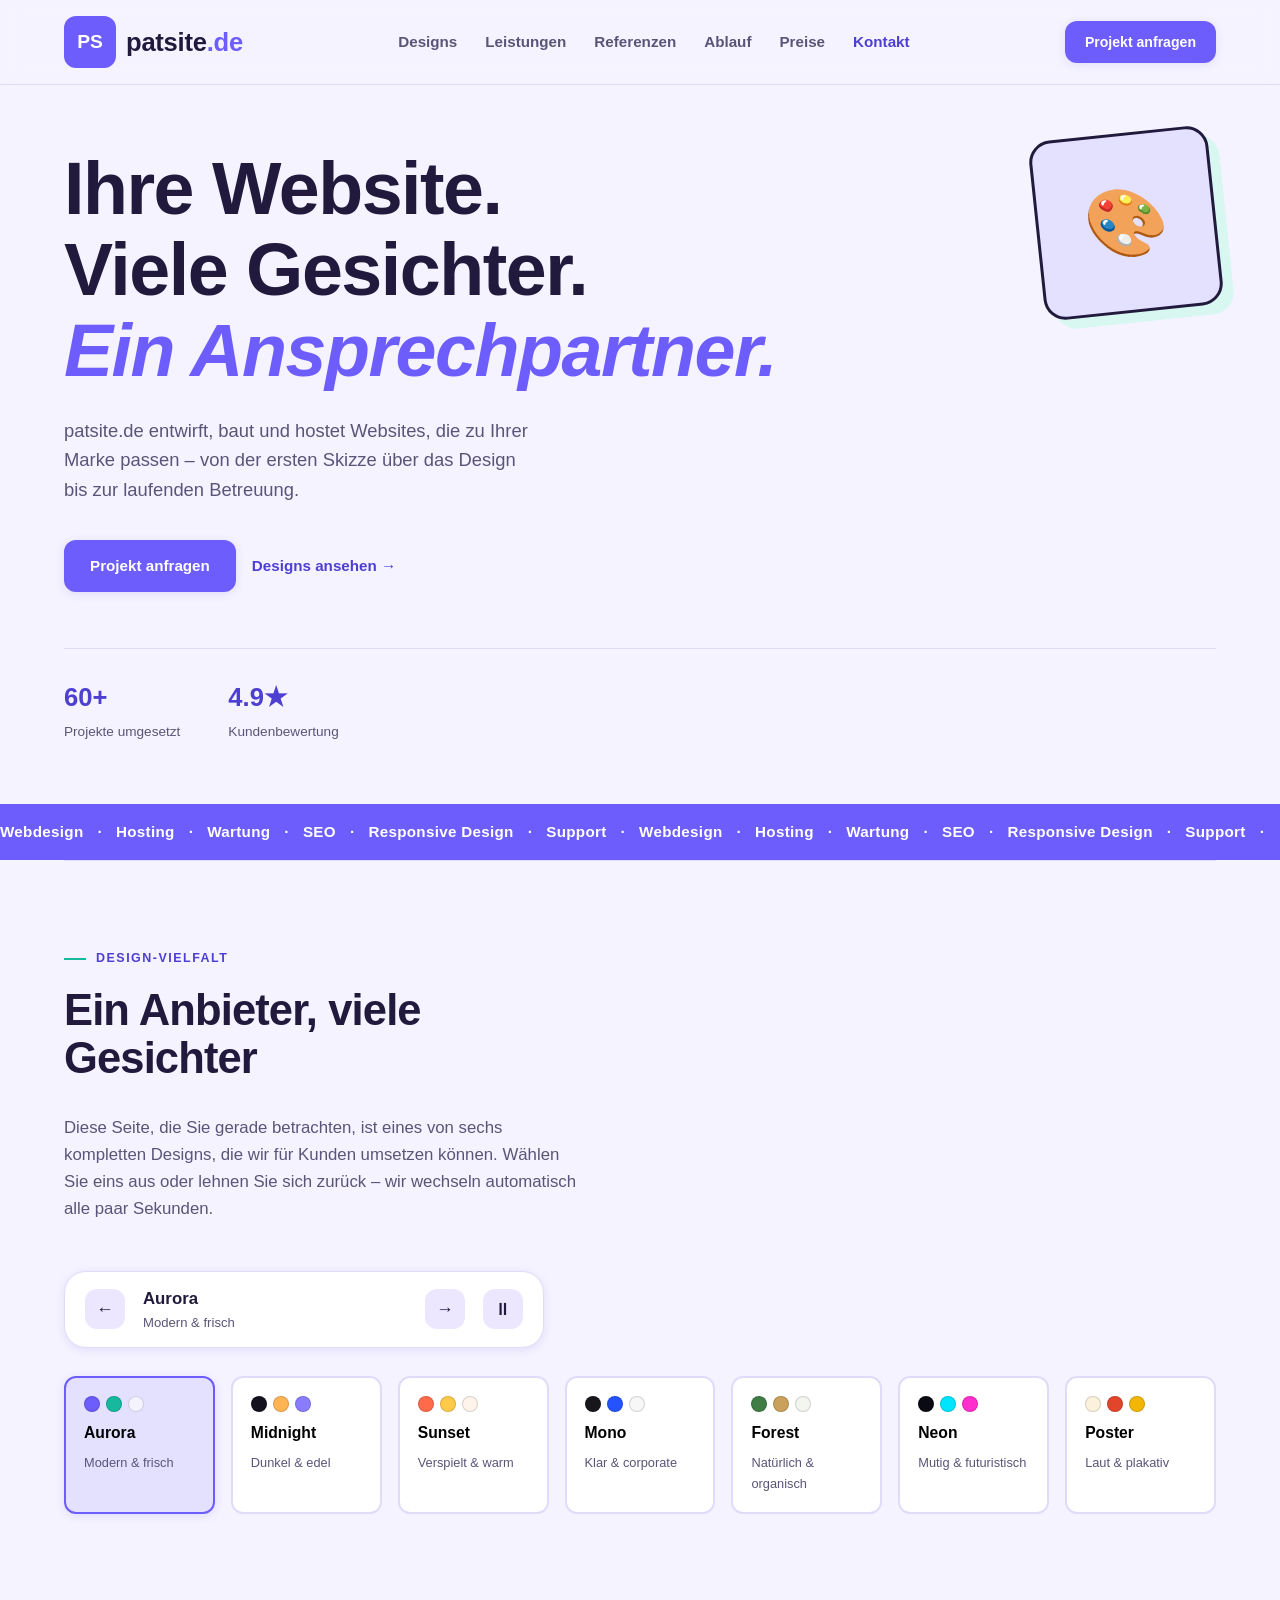
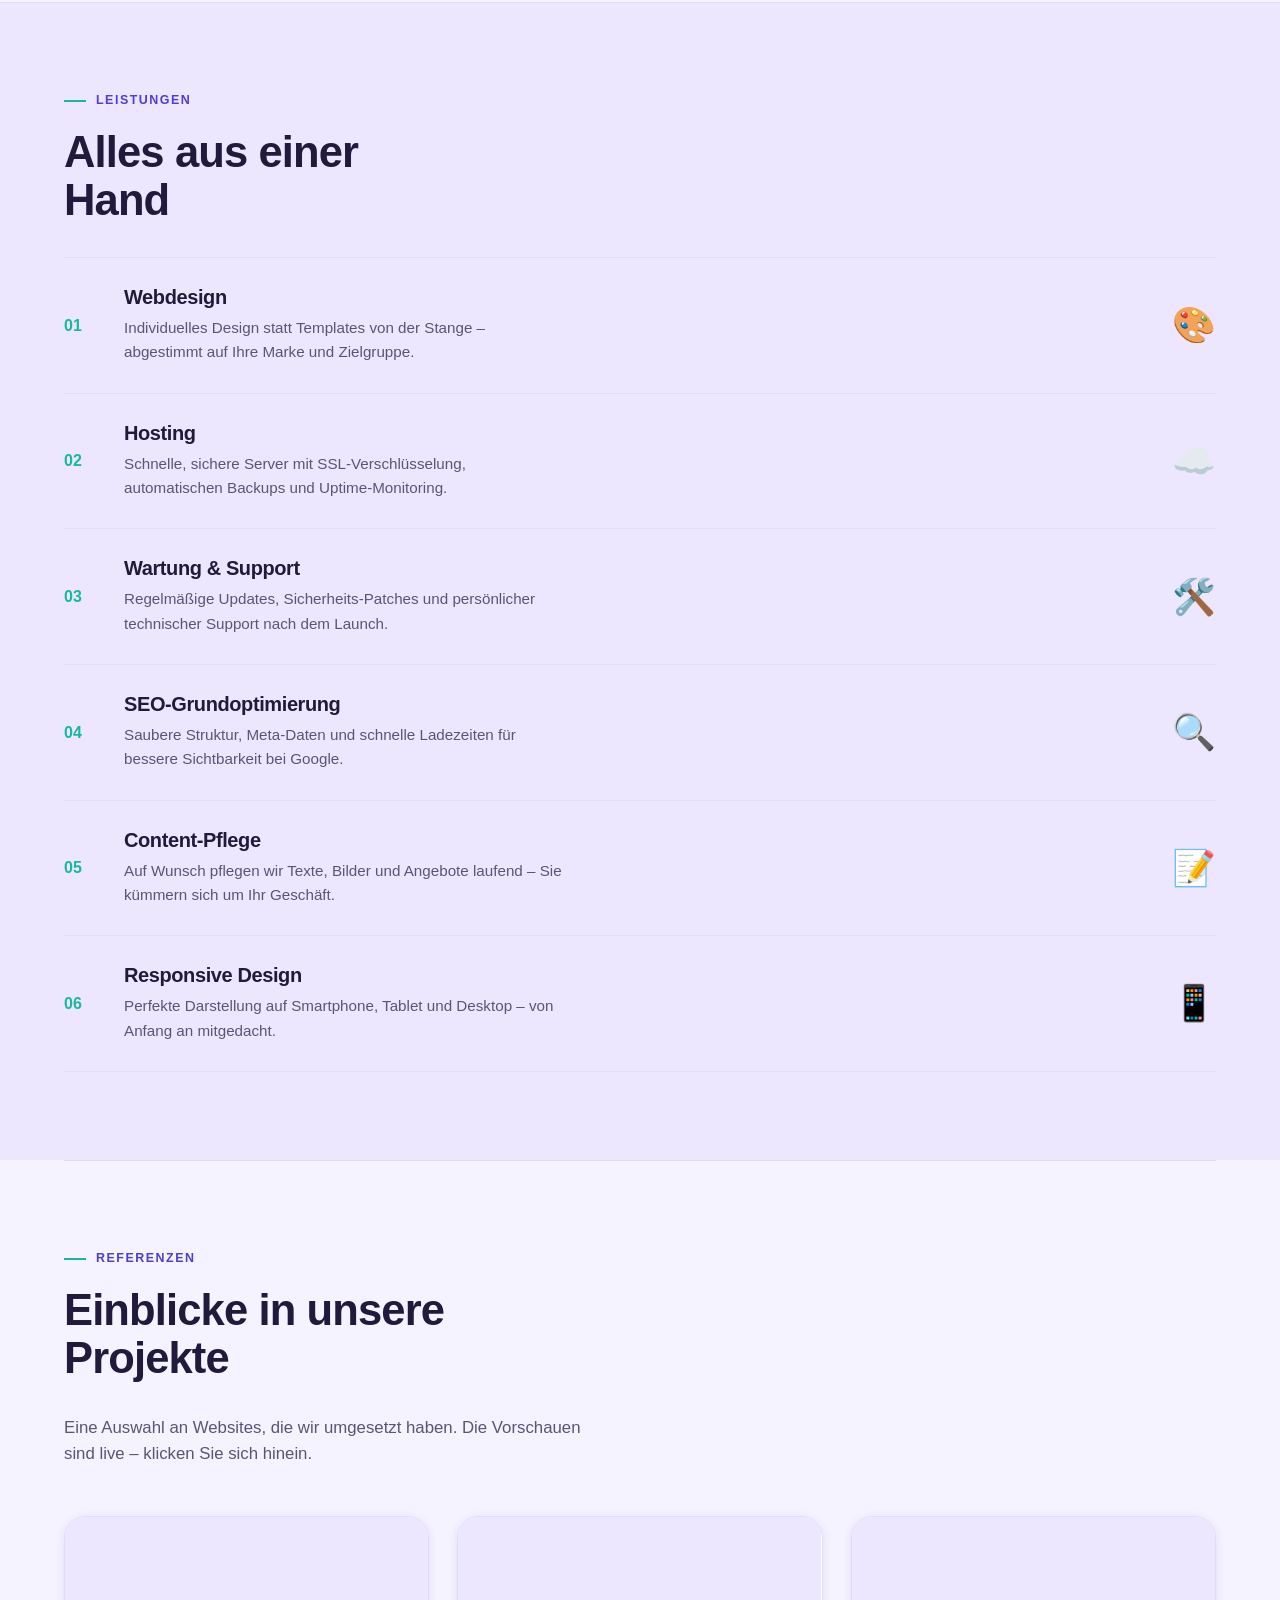
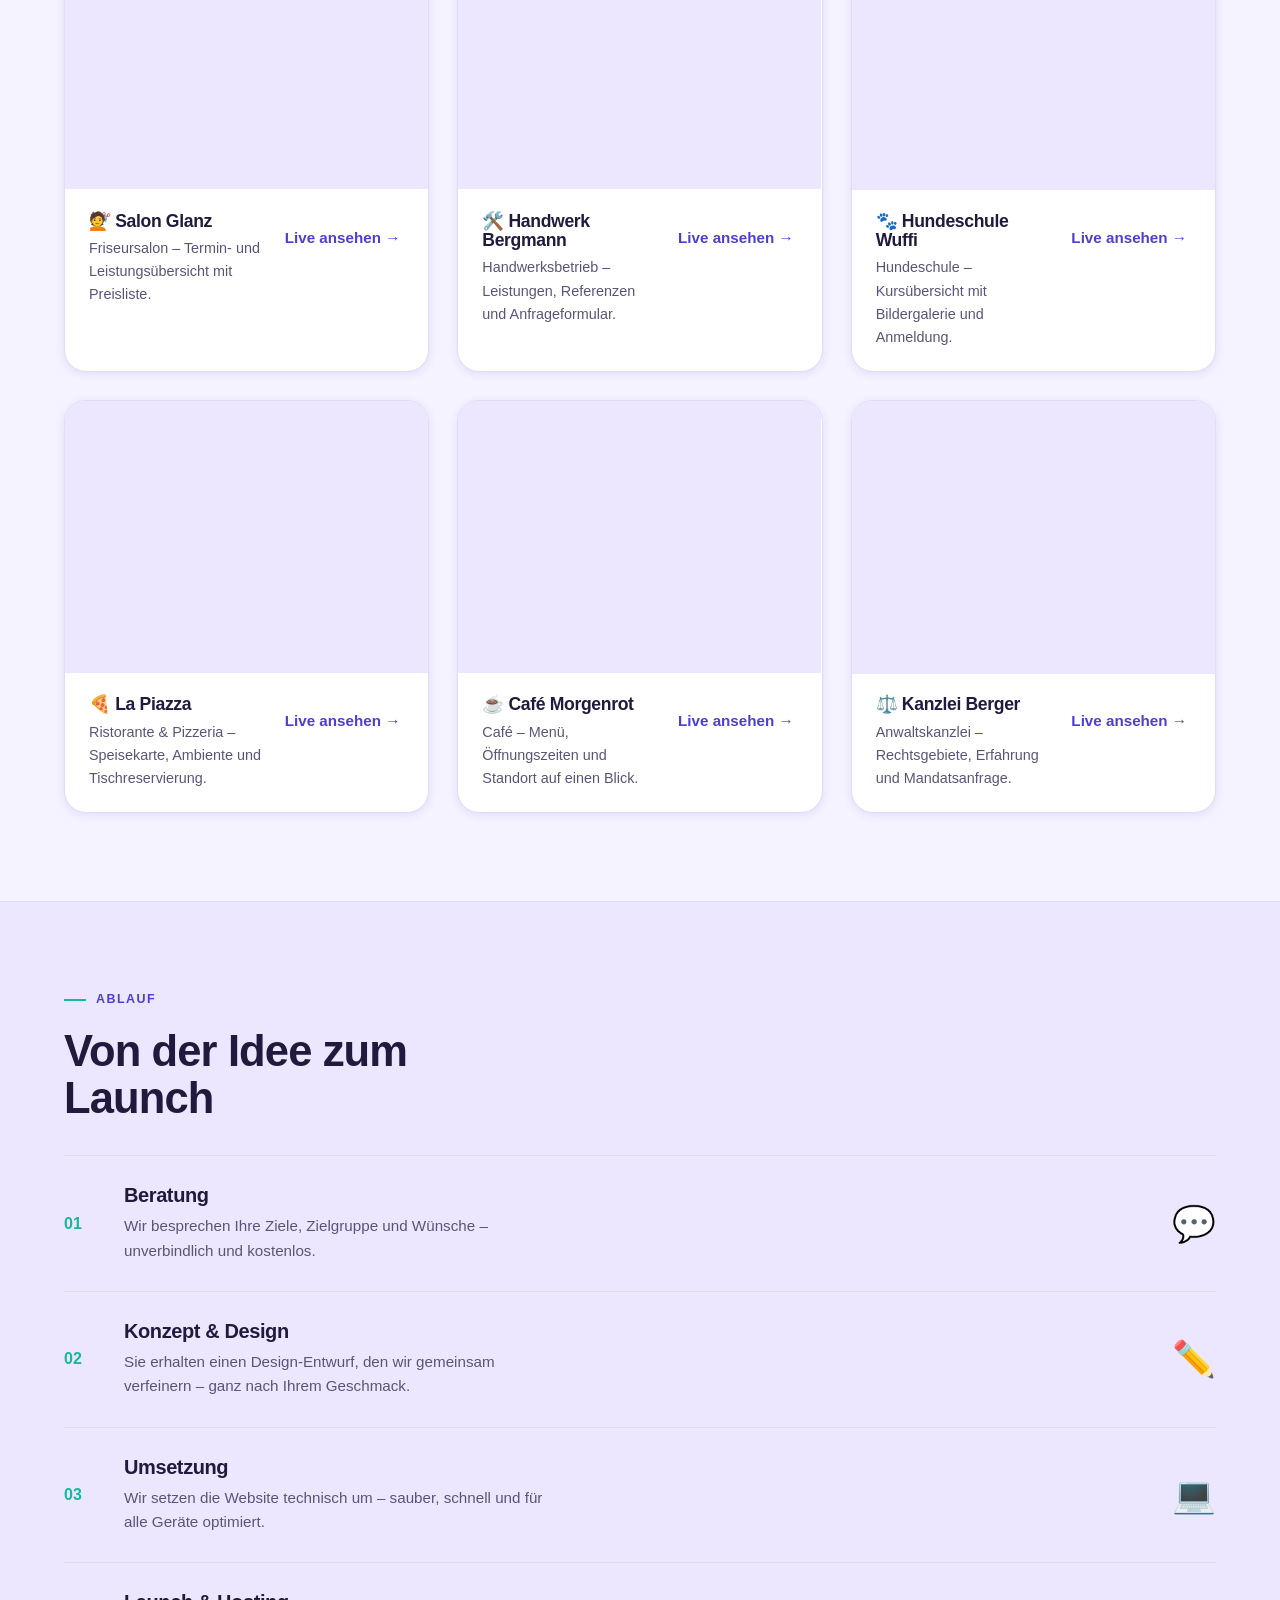
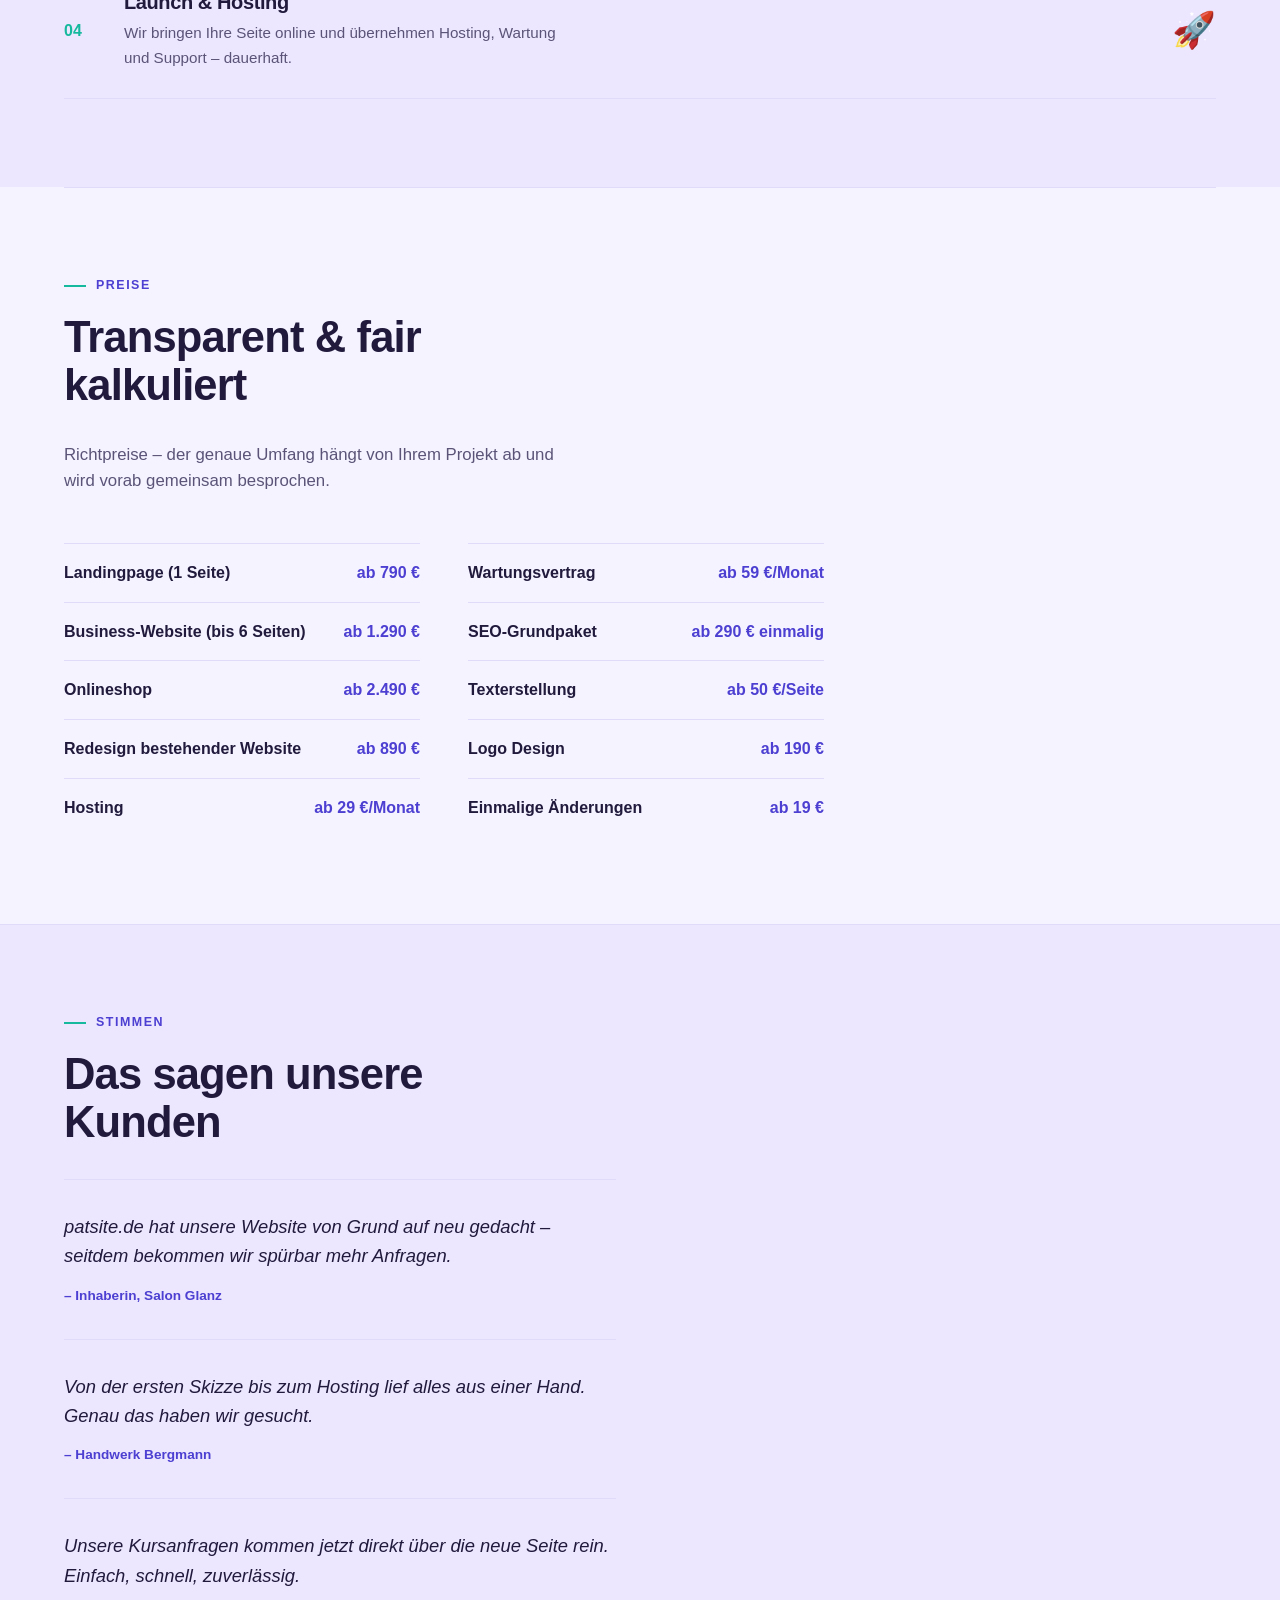
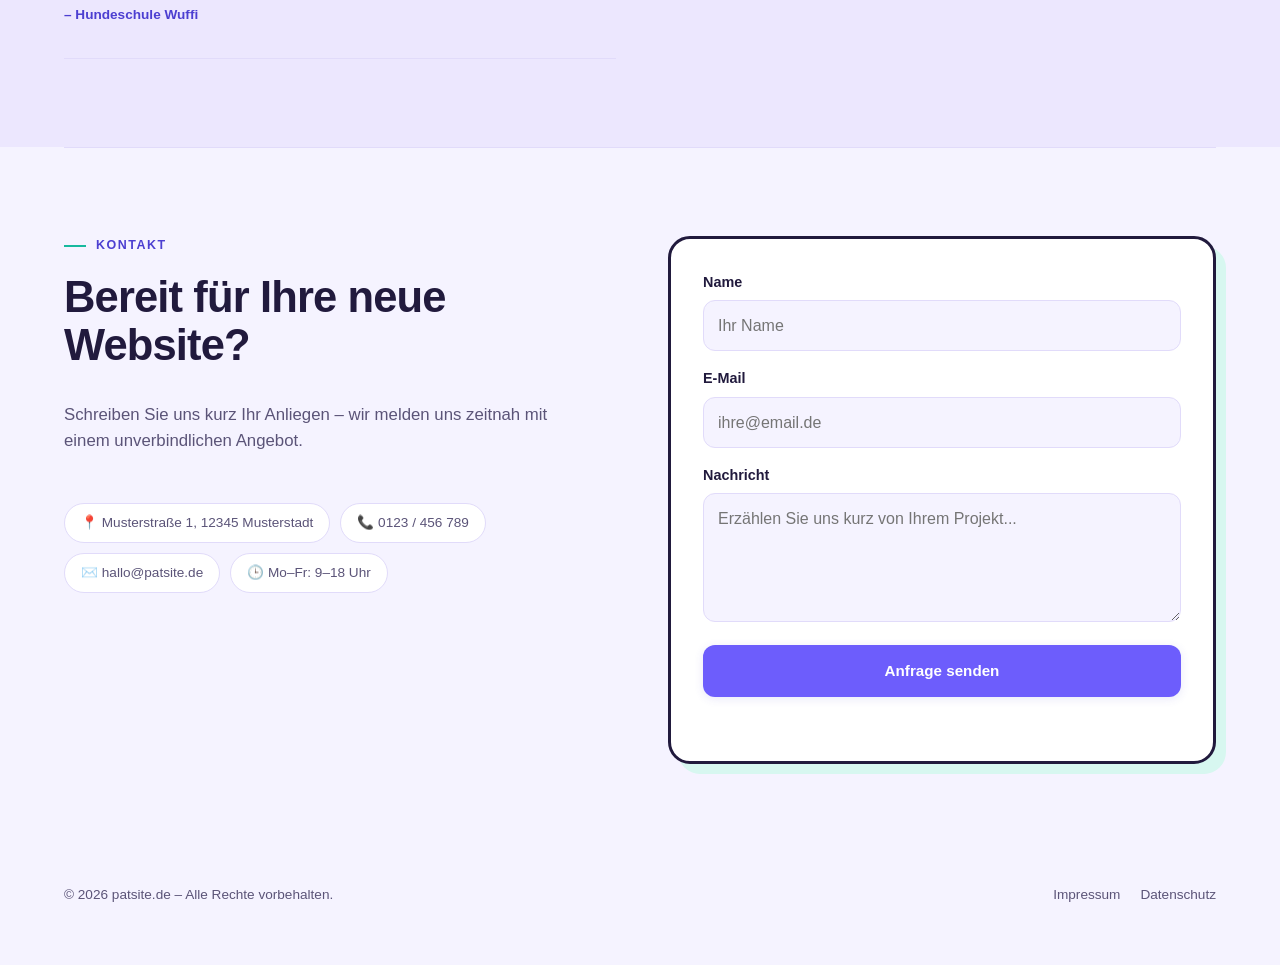
<file: index.html>
<!DOCTYPE html>
<html lang="de">
<head>
<meta charset="UTF-8">
<meta name="viewport" content="width=device-width, initial-scale=1.0">
<title>patsite.de &ndash; Webdesign &amp; Hosting aus einer Hand</title>
<meta name="description" content="patsite.de entwirft individuelle Websites, hostet sie zuverlässig und betreut sie dauerhaft. Viele Designs, ein Ansprechpartner &ndash; entdecken Sie unsere Referenzen.">
<link rel="icon" href="data:image/svg+xml,<svg xmlns=%22http://www.w3.org/2000/svg%22 viewBox=%220 0 100 100%22><text y=%22.9em%22 font-size=%2290%22>🎨</text></svg>">
<link rel="stylesheet" href="style.css">
</head>
<body>

<header class="site-header" id="siteHeader">
  <div class="header-inner">
    <a class="logo logo-lg" href="#top">
      <span class="logo-mark">PS</span>
      <span class="logo-text">patsite<em>.de</em></span>
    </a>

    <nav class="main-nav" id="mainNav">
      <a href="#designs">Designs</a>
      <a href="#leistungen">Leistungen</a>
      <a href="#referenzen">Referenzen</a>
      <a href="#ablauf">Ablauf</a>
      <a href="#preise">Preise</a>
      <a href="#kontakt">Kontakt</a>
    </nav>

    <div class="header-actions">
      <a href="#kontakt" class="btn btn-primary btn-sm">Projekt anfragen</a>
      <button class="menu-toggle" id="menuToggle" aria-label="Menü öffnen" aria-expanded="false" aria-controls="mobileNav">
        <span></span><span></span>
      </button>
    </div>
  </div>

  <div class="mobile-nav" id="mobileNav">
    <a href="#designs">Designs</a>
    <a href="#leistungen">Leistungen</a>
    <a href="#referenzen">Referenzen</a>
    <a href="#ablauf">Ablauf</a>
    <a href="#preise">Preise</a>
    <a href="#kontakt">Kontakt</a>
    <a href="#kontakt" class="btn btn-primary btn-block">Projekt anfragen</a>
    <ul class="mobile-meta">
      <li>📍 Musterstraße 1, Musterstadt</li>
      <li>📞 0123 / 456 789</li>
    </ul>
  </div>
</header>

<div class="overlay" id="overlay"></div>

  <main class="content" id="top">

    <section class="hero" id="hero">
      <h1>Ihre Website.<br>Viele Gesichter.<br><em>Ein Ansprechpartner.</em></h1>
      <p class="hero-sub">patsite.de entwirft, baut und hostet Websites, die zu Ihrer Marke passen &ndash; von der ersten Skizze über das Design bis zur laufenden Betreuung.</p>
      <div class="hero-actions">
        <a href="#kontakt" class="btn btn-primary">Projekt anfragen</a>
        <a href="#designs" class="btn btn-text">Designs ansehen &rarr;</a>
      </div>

      <div class="hero-sticker" aria-hidden="true">
        <div class="sticker-card">🎨</div>
      </div>

      <div class="hero-stats">
        <div><strong>60+</strong><span>Projekte umgesetzt</span></div>
        <div><strong>4.9★</strong><span>Kundenbewertung</span></div>
      </div>
    </section>

    <section class="marquee" aria-hidden="true">
      <div class="marquee-track">
        <span>Webdesign</span><span>&middot;</span>
        <span>Hosting</span><span>&middot;</span>
        <span>Wartung</span><span>&middot;</span>
        <span>SEO</span><span>&middot;</span>
        <span>Responsive Design</span><span>&middot;</span>
        <span>Support</span><span>&middot;</span>
        <span>Webdesign</span><span>&middot;</span>
        <span>Hosting</span><span>&middot;</span>
        <span>Wartung</span><span>&middot;</span>
        <span>SEO</span><span>&middot;</span>
        <span>Responsive Design</span><span>&middot;</span>
        <span>Support</span><span>&middot;</span>
      </div>
    </section>

    <section class="section" id="designs">
      <p class="eyebrow"><span class="eyebrow-mark"></span>Design-Vielfalt</p>
      <h2>Ein Anbieter, viele Gesichter</h2>
      <p class="section-intro">Diese Seite, die Sie gerade betrachten, ist eines von sechs kompletten Designs, die wir für Kunden umsetzen können. Wählen Sie eins aus oder lehnen Sie sich zurück &ndash; wir wechseln automatisch alle paar Sekunden.</p>

      <div class="designs-control">
        <button class="control-btn" id="prevTheme" aria-label="Vorheriges Design">&larr;</button>
        <div class="control-label">
          <span class="control-name" id="themeName">Aurora</span>
          <span class="control-desc" id="themeDesc">Modern &amp; frisch</span>
        </div>
        <button class="control-btn" id="nextTheme" aria-label="Nächstes Design">&rarr;</button>
        <button class="control-btn control-play" id="playPause" aria-label="Automatischen Wechsel pausieren">⏸</button>
      </div>

      <div class="swatch-grid" id="swatchGrid">
        <button class="swatch-card" data-theme="aurora">
          <span class="swatch-dots">
            <span class="dot" style="background:#6D5DFC"></span>
            <span class="dot" style="background:#17B99E"></span>
            <span class="dot" style="background:#F5F3FF"></span>
          </span>
          <span class="swatch-name">Aurora</span>
          <span class="swatch-desc">Modern &amp; frisch</span>
        </button>
        <button class="swatch-card" data-theme="midnight">
          <span class="swatch-dots">
            <span class="dot" style="background:#14111F"></span>
            <span class="dot" style="background:#FFB454"></span>
            <span class="dot" style="background:#8A7CFF"></span>
          </span>
          <span class="swatch-name">Midnight</span>
          <span class="swatch-desc">Dunkel &amp; edel</span>
        </button>
        <button class="swatch-card" data-theme="sunset">
          <span class="swatch-dots">
            <span class="dot" style="background:#FF6B4A"></span>
            <span class="dot" style="background:#FFC94A"></span>
            <span class="dot" style="background:#FFF4EC"></span>
          </span>
          <span class="swatch-name">Sunset</span>
          <span class="swatch-desc">Verspielt &amp; warm</span>
        </button>
        <button class="swatch-card" data-theme="mono">
          <span class="swatch-dots">
            <span class="dot" style="background:#17171B"></span>
            <span class="dot" style="background:#2453FF"></span>
            <span class="dot" style="background:#F7F7F8"></span>
          </span>
          <span class="swatch-name">Mono</span>
          <span class="swatch-desc">Klar &amp; corporate</span>
        </button>
        <button class="swatch-card" data-theme="forest">
          <span class="swatch-dots">
            <span class="dot" style="background:#3F7D45"></span>
            <span class="dot" style="background:#C9A15A"></span>
            <span class="dot" style="background:#F3F6EF"></span>
          </span>
          <span class="swatch-name">Forest</span>
          <span class="swatch-desc">Natürlich &amp; organisch</span>
        </button>
        <button class="swatch-card" data-theme="neon">
          <span class="swatch-dots">
            <span class="dot" style="background:#0A0A14"></span>
            <span class="dot" style="background:#00E5FF"></span>
            <span class="dot" style="background:#FF2ECC"></span>
          </span>
          <span class="swatch-name">Neon</span>
          <span class="swatch-desc">Mutig &amp; futuristisch</span>
        </button>
        <button class="swatch-card" data-theme="poster">
          <span class="swatch-dots">
            <span class="dot" style="background:#FBF1DC"></span>
            <span class="dot" style="background:#E3452C"></span>
            <span class="dot" style="background:#F2B705"></span>
          </span>
          <span class="swatch-name">Poster</span>
          <span class="swatch-desc">Laut &amp; plakativ</span>
        </button>
      </div>
    </section>

    <section class="section section-alt" id="leistungen">
      <p class="eyebrow"><span class="eyebrow-mark"></span>Leistungen</p>
      <h2>Alles aus einer Hand</h2>

      <div class="service-list">
        <div class="service-row">
          <span class="service-index">01</span>
          <div class="service-body">
            <h3>Webdesign</h3>
            <p>Individuelles Design statt Templates von der Stange &ndash; abgestimmt auf Ihre Marke und Zielgruppe.</p>
          </div>
          <span class="service-icon">🎨</span>
        </div>
        <div class="service-row">
          <span class="service-index">02</span>
          <div class="service-body">
            <h3>Hosting</h3>
            <p>Schnelle, sichere Server mit SSL-Verschlüsselung, automatischen Backups und Uptime-Monitoring.</p>
          </div>
          <span class="service-icon">☁️</span>
        </div>
        <div class="service-row">
          <span class="service-index">03</span>
          <div class="service-body">
            <h3>Wartung &amp; Support</h3>
            <p>Regelmäßige Updates, Sicherheits-Patches und persönlicher technischer Support nach dem Launch.</p>
          </div>
          <span class="service-icon">🛠️</span>
        </div>
        <div class="service-row">
          <span class="service-index">04</span>
          <div class="service-body">
            <h3>SEO-Grundoptimierung</h3>
            <p>Saubere Struktur, Meta-Daten und schnelle Ladezeiten für bessere Sichtbarkeit bei Google.</p>
          </div>
          <span class="service-icon">🔍</span>
        </div>
        <div class="service-row">
          <span class="service-index">05</span>
          <div class="service-body">
            <h3>Content-Pflege</h3>
            <p>Auf Wunsch pflegen wir Texte, Bilder und Angebote laufend &ndash; Sie kümmern sich um Ihr Geschäft.</p>
          </div>
          <span class="service-icon">📝</span>
        </div>
        <div class="service-row">
          <span class="service-index">06</span>
          <div class="service-body">
            <h3>Responsive Design</h3>
            <p>Perfekte Darstellung auf Smartphone, Tablet und Desktop &ndash; von Anfang an mitgedacht.</p>
          </div>
          <span class="service-icon">📱</span>
        </div>
      </div>
    </section>

    <section class="section" id="referenzen">
      <p class="eyebrow"><span class="eyebrow-mark"></span>Referenzen</p>
      <h2>Einblicke in unsere Projekte</h2>
      <p class="section-intro">Eine Auswahl an Websites, die wir umgesetzt haben. Die Vorschauen sind live &ndash; klicken Sie sich hinein.</p>

      <div class="portfolio-grid">
        <article class="portfolio-card">
          <div class="preview-frame">
            <iframe src="https://scathyo.github.io/Friseur-Glanz/" title="Live-Vorschau: Salon Glanz" loading="lazy" tabindex="-1"></iframe>
          </div>
          <div class="portfolio-meta">
            <div>
              <h3>💇 Salon Glanz</h3>
              <p>Friseursalon &ndash; Termin- und Leistungsübersicht mit Preisliste.</p>
            </div>
            <a class="btn btn-text" href="https://scathyo.github.io/Friseur-Glanz/" target="_blank" rel="noopener">Live ansehen &rarr;</a>
          </div>
        </article>

        <article class="portfolio-card">
          <div class="preview-frame">
            <iframe src="https://scathyo.github.io/Handwerk-Bergmann/" title="Live-Vorschau: Handwerk Bergmann" loading="lazy" tabindex="-1"></iframe>
          </div>
          <div class="portfolio-meta">
            <div>
              <h3>🛠️ Handwerk Bergmann</h3>
              <p>Handwerksbetrieb &ndash; Leistungen, Referenzen und Anfrageformular.</p>
            </div>
            <a class="btn btn-text" href="https://scathyo.github.io/Handwerk-Bergmann/" target="_blank" rel="noopener">Live ansehen &rarr;</a>
          </div>
        </article>

        <article class="portfolio-card">
          <div class="preview-frame">
            <iframe src="https://scathyo.github.io/Hundeschule-Wuffi/" title="Live-Vorschau: Hundeschule Wuffi" loading="lazy" tabindex="-1"></iframe>
          </div>
          <div class="portfolio-meta">
            <div>
              <h3>🐾 Hundeschule Wuffi</h3>
              <p>Hundeschule &ndash; Kursübersicht mit Bildergalerie und Anmeldung.</p>
            </div>
            <a class="btn btn-text" href="https://scathyo.github.io/Hundeschule-Wuffi/" target="_blank" rel="noopener">Live ansehen &rarr;</a>
          </div>
        </article>

        <article class="portfolio-card">
          <div class="preview-frame">
            <iframe src="https://scathyo.github.io/La-Piazza/" title="Live-Vorschau: La Piazza" loading="lazy" tabindex="-1"></iframe>
          </div>
          <div class="portfolio-meta">
            <div>
              <h3>🍕 La Piazza</h3>
              <p>Ristorante &amp; Pizzeria &ndash; Speisekarte, Ambiente und Tischreservierung.</p>
            </div>
            <a class="btn btn-text" href="https://scathyo.github.io/La-Piazza/" target="_blank" rel="noopener">Live ansehen &rarr;</a>
          </div>
        </article>

        <article class="portfolio-card">
          <div class="preview-frame">
            <iframe src="https://scathyo.github.io/Cafe/" title="Live-Vorschau: Café Morgenrot" loading="lazy" tabindex="-1"></iframe>
          </div>
          <div class="portfolio-meta">
            <div>
              <h3>☕ Café Morgenrot</h3>
              <p>Café &ndash; Menü, Öffnungszeiten und Standort auf einen Blick.</p>
            </div>
            <a class="btn btn-text" href="https://scathyo.github.io/Cafe/" target="_blank" rel="noopener">Live ansehen &rarr;</a>
          </div>
        </article>

        <article class="portfolio-card">
          <div class="preview-frame">
            <iframe src="https://scathyo.github.io/Anwalt/" title="Live-Vorschau: Kanzlei Berger" loading="lazy" tabindex="-1"></iframe>
          </div>
          <div class="portfolio-meta">
            <div>
              <h3>⚖️ Kanzlei Berger</h3>
              <p>Anwaltskanzlei &ndash; Rechtsgebiete, Erfahrung und Mandatsanfrage.</p>
            </div>
            <a class="btn btn-text" href="https://scathyo.github.io/Anwalt/" target="_blank" rel="noopener">Live ansehen &rarr;</a>
          </div>
        </article>
      </div>
    </section>

    <section class="section section-alt" id="ablauf">
      <p class="eyebrow"><span class="eyebrow-mark"></span>Ablauf</p>
      <h2>Von der Idee zum Launch</h2>

      <div class="service-list">
        <div class="service-row">
          <span class="service-index">01</span>
          <div class="service-body">
            <h3>Beratung</h3>
            <p>Wir besprechen Ihre Ziele, Zielgruppe und Wünsche &ndash; unverbindlich und kostenlos.</p>
          </div>
          <span class="service-icon">💬</span>
        </div>
        <div class="service-row">
          <span class="service-index">02</span>
          <div class="service-body">
            <h3>Konzept &amp; Design</h3>
            <p>Sie erhalten einen Design-Entwurf, den wir gemeinsam verfeinern &ndash; ganz nach Ihrem Geschmack.</p>
          </div>
          <span class="service-icon">✏️</span>
        </div>
        <div class="service-row">
          <span class="service-index">03</span>
          <div class="service-body">
            <h3>Umsetzung</h3>
            <p>Wir setzen die Website technisch um &ndash; sauber, schnell und für alle Geräte optimiert.</p>
          </div>
          <span class="service-icon">💻</span>
        </div>
        <div class="service-row">
          <span class="service-index">04</span>
          <div class="service-body">
            <h3>Launch &amp; Hosting</h3>
            <p>Wir bringen Ihre Seite online und übernehmen Hosting, Wartung und Support &ndash; dauerhaft.</p>
          </div>
          <span class="service-icon">🚀</span>
        </div>
      </div>
    </section>

    <section class="section" id="preise">
      <p class="eyebrow"><span class="eyebrow-mark"></span>Preise</p>
      <h2>Transparent &amp; fair kalkuliert</h2>
      <p class="section-intro">Richtpreise &ndash; der genaue Umfang hängt von Ihrem Projekt ab und wird vorab gemeinsam besprochen.</p>

      <div class="price-columns">
        <div class="price-row">
          <span class="price-name">Landingpage (1 Seite)</span>
          <span class="price-value">ab 790 €</span>
        </div>
        <div class="price-row">
          <span class="price-name">Business-Website (bis 6 Seiten)</span>
          <span class="price-value">ab 1.290 €</span>
        </div>
        <div class="price-row">
          <span class="price-name">Onlineshop</span>
          <span class="price-value">ab 2.490 €</span>
        </div>
        <div class="price-row">
          <span class="price-name">Redesign bestehender Website</span>
          <span class="price-value">ab 890 €</span>
        </div>
        <div class="price-row">
          <span class="price-name">Hosting</span>
          <span class="price-value">ab 29 €/Monat</span>
        </div>
        <div class="price-row">
          <span class="price-name">Wartungsvertrag</span>
          <span class="price-value">ab 59 €/Monat</span>
        </div>
        <div class="price-row">
          <span class="price-name">SEO-Grundpaket</span>
          <span class="price-value">ab 290 € einmalig</span>
        </div>
        <div class="price-row">
          <span class="price-name">Texterstellung</span>
          <span class="price-value">ab 50 €/Seite</span>
        </div>
        <div class="price-row">
          <span class="price-name">Logo Design</span>
          <span class="price-value">ab 190 €</span>
        </div>
        <div class="price-row">
          <span class="price-name">Einmalige Änderungen</span>
          <span class="price-value">ab 19 €</span>
        </div>
      </div>
    </section>

    <section class="section section-alt" id="stimmen">
      <p class="eyebrow"><span class="eyebrow-mark"></span>Stimmen</p>
      <h2>Das sagen unsere Kunden</h2>

      <div class="quote-stack">
        <blockquote class="quote quote-lg">
          <p>patsite.de hat unsere Website von Grund auf neu gedacht &ndash; seitdem bekommen wir spürbar mehr Anfragen.</p>
          <cite>&ndash; Inhaberin, Salon Glanz</cite>
        </blockquote>
        <blockquote class="quote">
          <p>Von der ersten Skizze bis zum Hosting lief alles aus einer Hand. Genau das haben wir gesucht.</p>
          <cite>&ndash; Handwerk Bergmann</cite>
        </blockquote>
        <blockquote class="quote">
          <p>Unsere Kursanfragen kommen jetzt direkt über die neue Seite rein. Einfach, schnell, zuverlässig.</p>
          <cite>&ndash; Hundeschule Wuffi</cite>
        </blockquote>
      </div>
    </section>

    <section class="section contact-section" id="kontakt">
      <div class="contact-head">
        <p class="eyebrow"><span class="eyebrow-mark"></span>Kontakt</p>
        <h2>Bereit für Ihre neue Website?</h2>
        <p class="section-intro">Schreiben Sie uns kurz Ihr Anliegen &ndash; wir melden uns zeitnah mit einem unverbindlichen Angebot.</p>
        <ul class="pill-list">
          <li>📍 Musterstraße 1, 12345 Musterstadt</li>
          <li>📞 0123 / 456 789</li>
          <li>✉️ hallo@patsite.de</li>
          <li>🕒 Mo&ndash;Fr: 9&ndash;18 Uhr</li>
        </ul>
      </div>

      <form class="contact-form" id="contactForm">
        <div class="form-row">
          <label for="name">Name</label>
          <input type="text" id="name" name="name" required placeholder="Ihr Name">
        </div>
        <div class="form-row">
          <label for="email">E-Mail</label>
          <input type="email" id="email" name="email" required placeholder="ihre@email.de">
        </div>
        <div class="form-row">
          <label for="message">Nachricht</label>
          <textarea id="message" name="message" rows="4" required placeholder="Erzählen Sie uns kurz von Ihrem Projekt..."></textarea>
        </div>
        <button type="submit" class="btn btn-primary btn-block">Anfrage senden</button>
        <p class="form-note" id="formNote" role="status"></p>
      </form>
    </section>

    <footer class="site-footer">
      <p>© <span id="year"></span> patsite.de &ndash; Alle Rechte vorbehalten.</p>
      <nav class="footer-nav">
        <a href="impressum.html">Impressum</a>
        <a href="datenschutz.html">Datenschutz</a>
      </nav>
    </footer>

  </main>

<script src="script.js"></script>
</body>
</html>
</file>
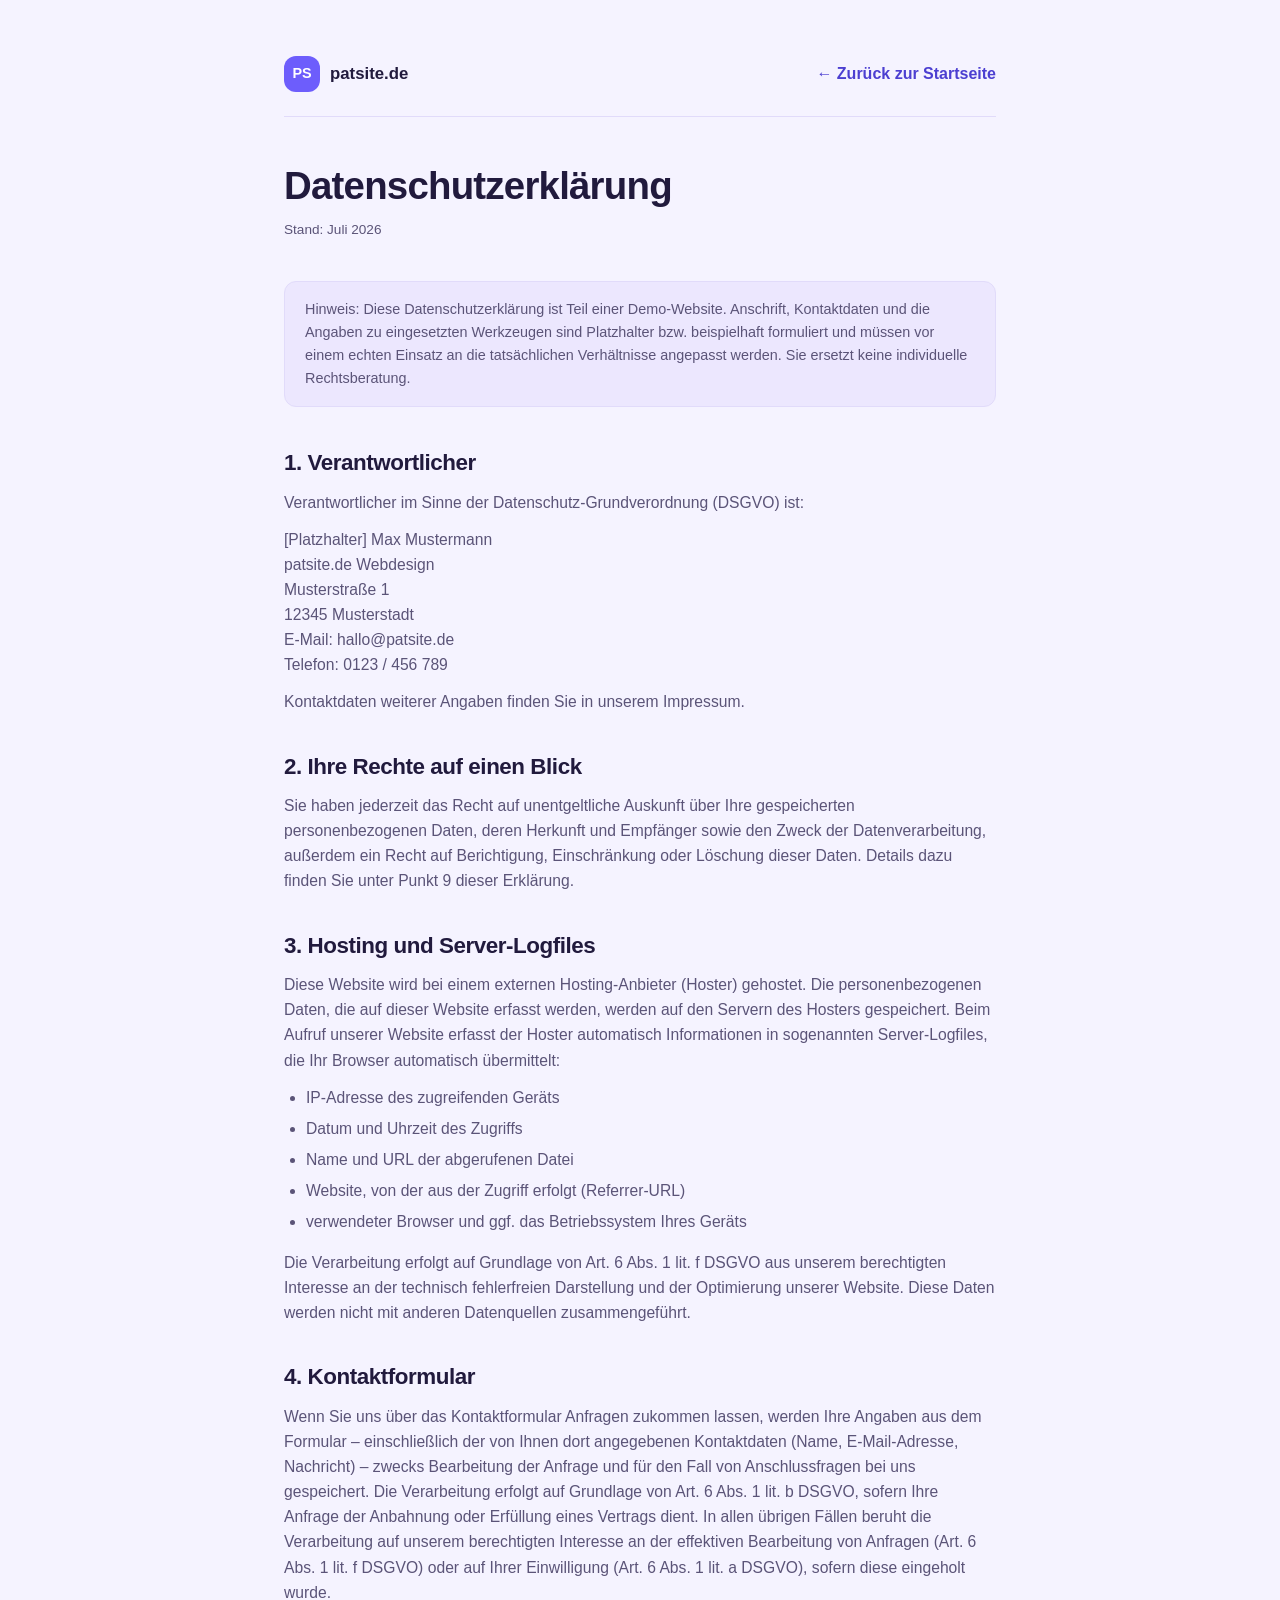
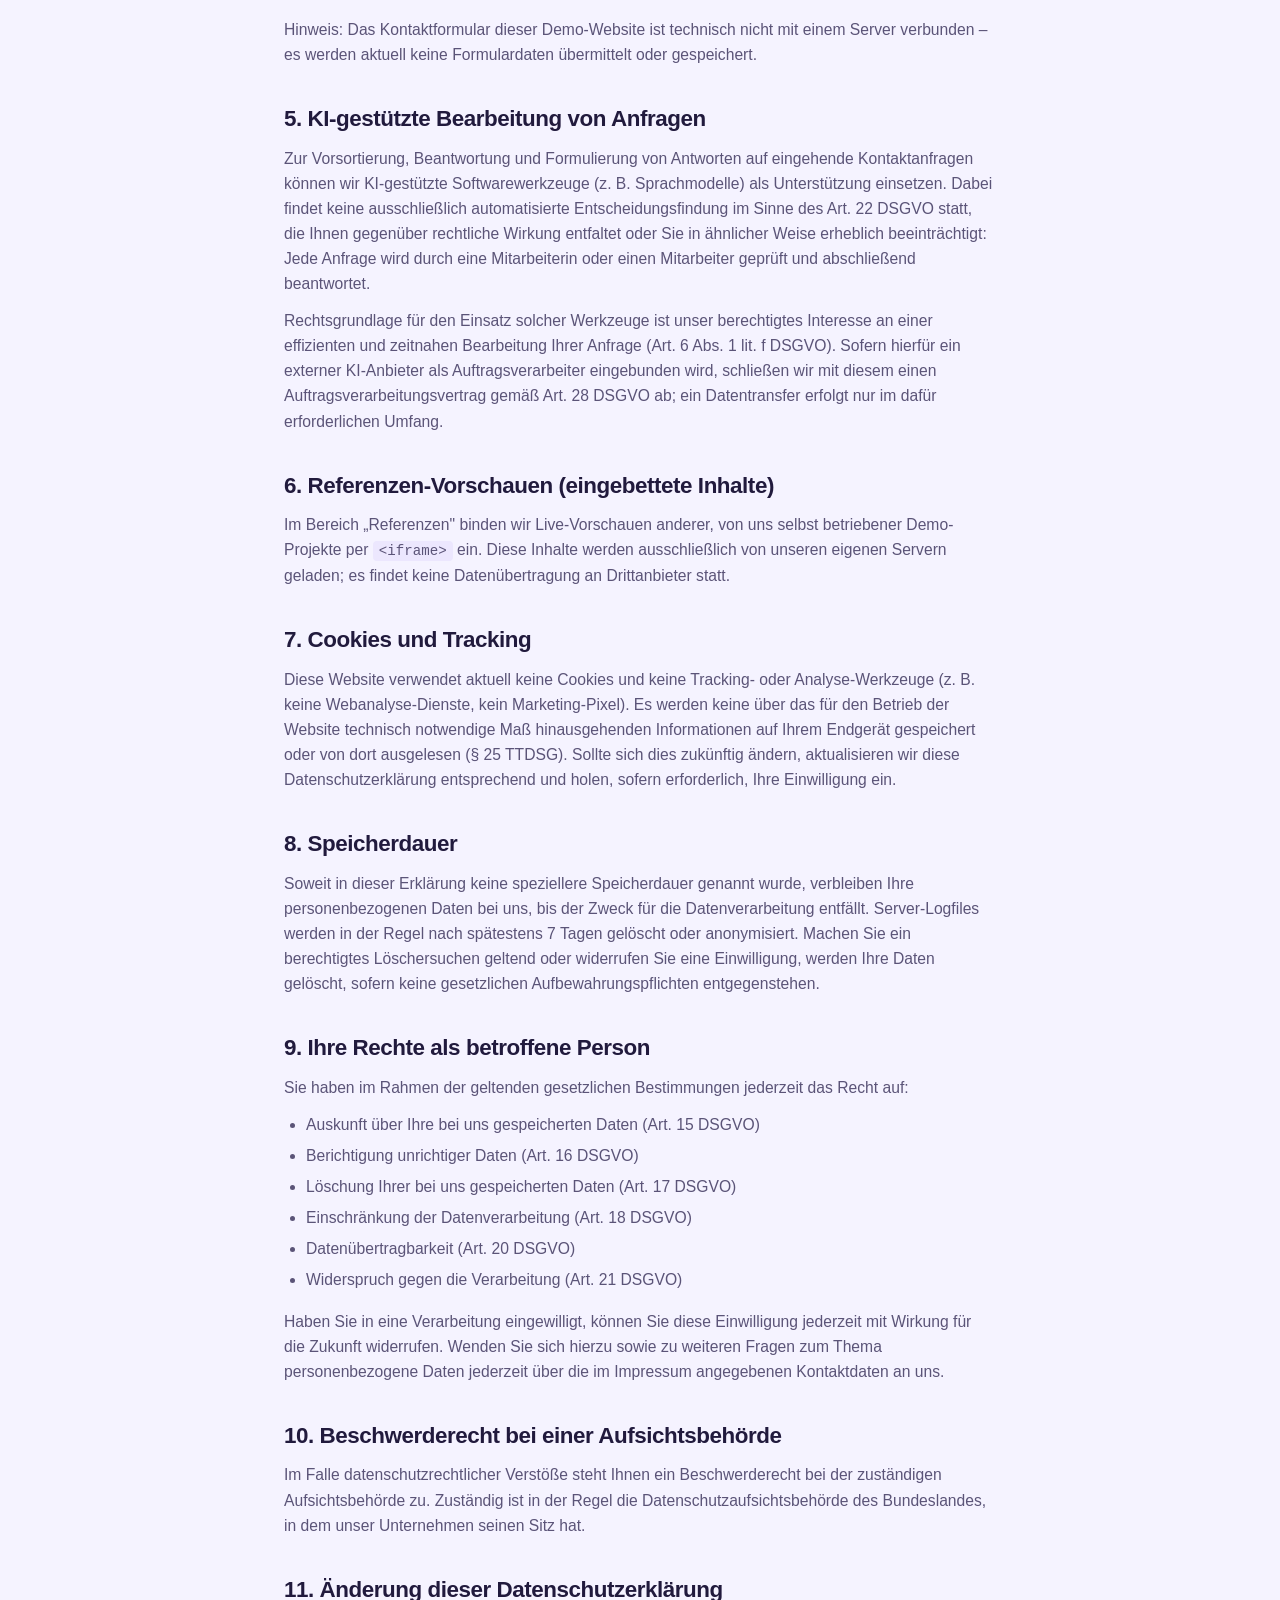
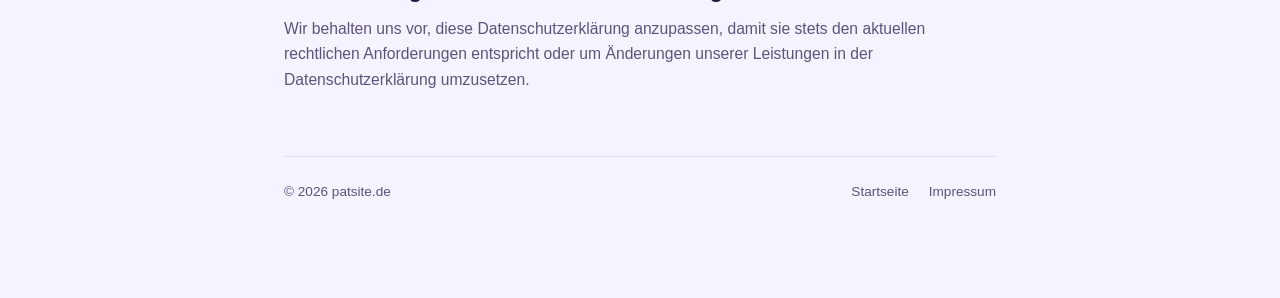
<file: datenschutz.html>
<!DOCTYPE html>
<html lang="de">
<head>
<meta charset="UTF-8">
<meta name="viewport" content="width=device-width, initial-scale=1.0">
<title>Datenschutzerklärung &ndash; patsite.de</title>
<meta name="description" content="Datenschutzerklärung von patsite.de gemäß DSGVO und TTDSG &ndash; Hosting, Kontaktformular, KI-gestützte Bearbeitung und Ihre Rechte als betroffene Person.">
<meta name="robots" content="noindex">
<link rel="icon" href="data:image/svg+xml,<svg xmlns=%22http://www.w3.org/2000/svg%22 viewBox=%220 0 100 100%22><text y=%22.9em%22 font-size=%2290%22>🎨</text></svg>">
<link rel="stylesheet" href="style.css">
</head>
<body>

<main class="legal-page">

  <div class="legal-header">
    <a class="logo" href="index.html">
      <span class="logo-mark">PS</span>
      <span class="logo-text">patsite.de</span>
    </a>
    <a class="legal-back" href="index.html">&larr; Zurück zur Startseite</a>
  </div>

  <div class="legal-title">
    <h1>Datenschutzerklärung</h1>
    <p class="legal-meta">Stand: Juli 2026</p>
  </div>

  <div class="legal-note">
    Hinweis: Diese Datenschutzerklärung ist Teil einer Demo-Website. Anschrift, Kontaktdaten und die Angaben zu eingesetzten Werkzeugen sind Platzhalter bzw. beispielhaft formuliert und müssen vor einem echten Einsatz an die tatsächlichen Verhältnisse angepasst werden. Sie ersetzt keine individuelle Rechtsberatung.
  </div>

  <div class="legal-content">

    <h2>1. Verantwortlicher</h2>
    <p>Verantwortlicher im Sinne der Datenschutz-Grundverordnung (DSGVO) ist:</p>
    <p>
      [Platzhalter] Max Mustermann<br>
      patsite.de Webdesign<br>
      Musterstraße 1<br>
      12345 Musterstadt<br>
      E-Mail: hallo@patsite.de<br>
      Telefon: 0123 / 456 789
    </p>
    <p>Kontaktdaten weiterer Angaben finden Sie in unserem <a href="impressum.html">Impressum</a>.</p>

    <h2>2. Ihre Rechte auf einen Blick</h2>
    <p>Sie haben jederzeit das Recht auf unentgeltliche Auskunft über Ihre gespeicherten personenbezogenen Daten, deren Herkunft und Empfänger sowie den Zweck der Datenverarbeitung, außerdem ein Recht auf Berichtigung, Einschränkung oder Löschung dieser Daten. Details dazu finden Sie unter Punkt 9 dieser Erklärung.</p>

    <h2>3. Hosting und Server-Logfiles</h2>
    <p>Diese Website wird bei einem externen Hosting-Anbieter (Hoster) gehostet. Die personenbezogenen Daten, die auf dieser Website erfasst werden, werden auf den Servern des Hosters gespeichert. Beim Aufruf unserer Website erfasst der Hoster automatisch Informationen in sogenannten Server-Logfiles, die Ihr Browser automatisch übermittelt:</p>
    <ul>
      <li>IP-Adresse des zugreifenden Geräts</li>
      <li>Datum und Uhrzeit des Zugriffs</li>
      <li>Name und URL der abgerufenen Datei</li>
      <li>Website, von der aus der Zugriff erfolgt (Referrer-URL)</li>
      <li>verwendeter Browser und ggf. das Betriebssystem Ihres Geräts</li>
    </ul>
    <p>Die Verarbeitung erfolgt auf Grundlage von Art. 6 Abs. 1 lit. f DSGVO aus unserem berechtigten Interesse an der technisch fehlerfreien Darstellung und der Optimierung unserer Website. Diese Daten werden nicht mit anderen Datenquellen zusammengeführt.</p>

    <h2>4. Kontaktformular</h2>
    <p>Wenn Sie uns über das Kontaktformular Anfragen zukommen lassen, werden Ihre Angaben aus dem Formular &ndash; einschließlich der von Ihnen dort angegebenen Kontaktdaten (Name, E-Mail-Adresse, Nachricht) &ndash; zwecks Bearbeitung der Anfrage und für den Fall von Anschlussfragen bei uns gespeichert. Die Verarbeitung erfolgt auf Grundlage von Art. 6 Abs. 1 lit. b DSGVO, sofern Ihre Anfrage der Anbahnung oder Erfüllung eines Vertrags dient. In allen übrigen Fällen beruht die Verarbeitung auf unserem berechtigten Interesse an der effektiven Bearbeitung von Anfragen (Art. 6 Abs. 1 lit. f DSGVO) oder auf Ihrer Einwilligung (Art. 6 Abs. 1 lit. a DSGVO), sofern diese eingeholt wurde.</p>
    <p>Hinweis: Das Kontaktformular dieser Demo-Website ist technisch nicht mit einem Server verbunden &ndash; es werden aktuell keine Formulardaten übermittelt oder gespeichert.</p>

    <h2>5. KI-gestützte Bearbeitung von Anfragen</h2>
    <p>Zur Vorsortierung, Beantwortung und Formulierung von Antworten auf eingehende Kontaktanfragen können wir KI-gestützte Softwarewerkzeuge (z. B. Sprachmodelle) als Unterstützung einsetzen. Dabei findet keine ausschließlich automatisierte Entscheidungsfindung im Sinne des Art. 22 DSGVO statt, die Ihnen gegenüber rechtliche Wirkung entfaltet oder Sie in ähnlicher Weise erheblich beeinträchtigt: Jede Anfrage wird durch eine Mitarbeiterin oder einen Mitarbeiter geprüft und abschließend beantwortet.</p>
    <p>Rechtsgrundlage für den Einsatz solcher Werkzeuge ist unser berechtigtes Interesse an einer effizienten und zeitnahen Bearbeitung Ihrer Anfrage (Art. 6 Abs. 1 lit. f DSGVO). Sofern hierfür ein externer KI-Anbieter als Auftragsverarbeiter eingebunden wird, schließen wir mit diesem einen Auftragsverarbeitungsvertrag gemäß Art. 28 DSGVO ab; ein Datentransfer erfolgt nur im dafür erforderlichen Umfang.</p>

    <h2>6. Referenzen-Vorschauen (eingebettete Inhalte)</h2>
    <p>Im Bereich „Referenzen" binden wir Live-Vorschauen anderer, von uns selbst betriebener Demo-Projekte per <code>&lt;iframe&gt;</code> ein. Diese Inhalte werden ausschließlich von unseren eigenen Servern geladen; es findet keine Datenübertragung an Drittanbieter statt.</p>

    <h2>7. Cookies und Tracking</h2>
    <p>Diese Website verwendet aktuell keine Cookies und keine Tracking- oder Analyse-Werkzeuge (z. B. keine Webanalyse-Dienste, kein Marketing-Pixel). Es werden keine über das für den Betrieb der Website technisch notwendige Maß hinausgehenden Informationen auf Ihrem Endgerät gespeichert oder von dort ausgelesen (§ 25 TTDSG). Sollte sich dies zukünftig ändern, aktualisieren wir diese Datenschutzerklärung entsprechend und holen, sofern erforderlich, Ihre Einwilligung ein.</p>

    <h2>8. Speicherdauer</h2>
    <p>Soweit in dieser Erklärung keine speziellere Speicherdauer genannt wurde, verbleiben Ihre personenbezogenen Daten bei uns, bis der Zweck für die Datenverarbeitung entfällt. Server-Logfiles werden in der Regel nach spätestens 7 Tagen gelöscht oder anonymisiert. Machen Sie ein berechtigtes Löschersuchen geltend oder widerrufen Sie eine Einwilligung, werden Ihre Daten gelöscht, sofern keine gesetzlichen Aufbewahrungspflichten entgegenstehen.</p>

    <h2>9. Ihre Rechte als betroffene Person</h2>
    <p>Sie haben im Rahmen der geltenden gesetzlichen Bestimmungen jederzeit das Recht auf:</p>
    <ul>
      <li>Auskunft über Ihre bei uns gespeicherten Daten (Art. 15 DSGVO)</li>
      <li>Berichtigung unrichtiger Daten (Art. 16 DSGVO)</li>
      <li>Löschung Ihrer bei uns gespeicherten Daten (Art. 17 DSGVO)</li>
      <li>Einschränkung der Datenverarbeitung (Art. 18 DSGVO)</li>
      <li>Datenübertragbarkeit (Art. 20 DSGVO)</li>
      <li>Widerspruch gegen die Verarbeitung (Art. 21 DSGVO)</li>
    </ul>
    <p>Haben Sie in eine Verarbeitung eingewilligt, können Sie diese Einwilligung jederzeit mit Wirkung für die Zukunft widerrufen. Wenden Sie sich hierzu sowie zu weiteren Fragen zum Thema personenbezogene Daten jederzeit über die im <a href="impressum.html">Impressum</a> angegebenen Kontaktdaten an uns.</p>

    <h2>10. Beschwerderecht bei einer Aufsichtsbehörde</h2>
    <p>Im Falle datenschutzrechtlicher Verstöße steht Ihnen ein Beschwerderecht bei der zuständigen Aufsichtsbehörde zu. Zuständig ist in der Regel die Datenschutzaufsichtsbehörde des Bundeslandes, in dem unser Unternehmen seinen Sitz hat.</p>

    <h2>11. Änderung dieser Datenschutzerklärung</h2>
    <p>Wir behalten uns vor, diese Datenschutzerklärung anzupassen, damit sie stets den aktuellen rechtlichen Anforderungen entspricht oder um Änderungen unserer Leistungen in der Datenschutzerklärung umzusetzen.</p>

  </div>

  <div class="legal-footer">
    <p>© <span id="year"></span> patsite.de</p>
    <nav class="footer-nav">
      <a href="index.html">Startseite</a>
      <a href="impressum.html">Impressum</a>
    </nav>
  </div>

</main>

<script>document.getElementById('year').textContent = new Date().getFullYear();</script>
</body>
</html>
</file>
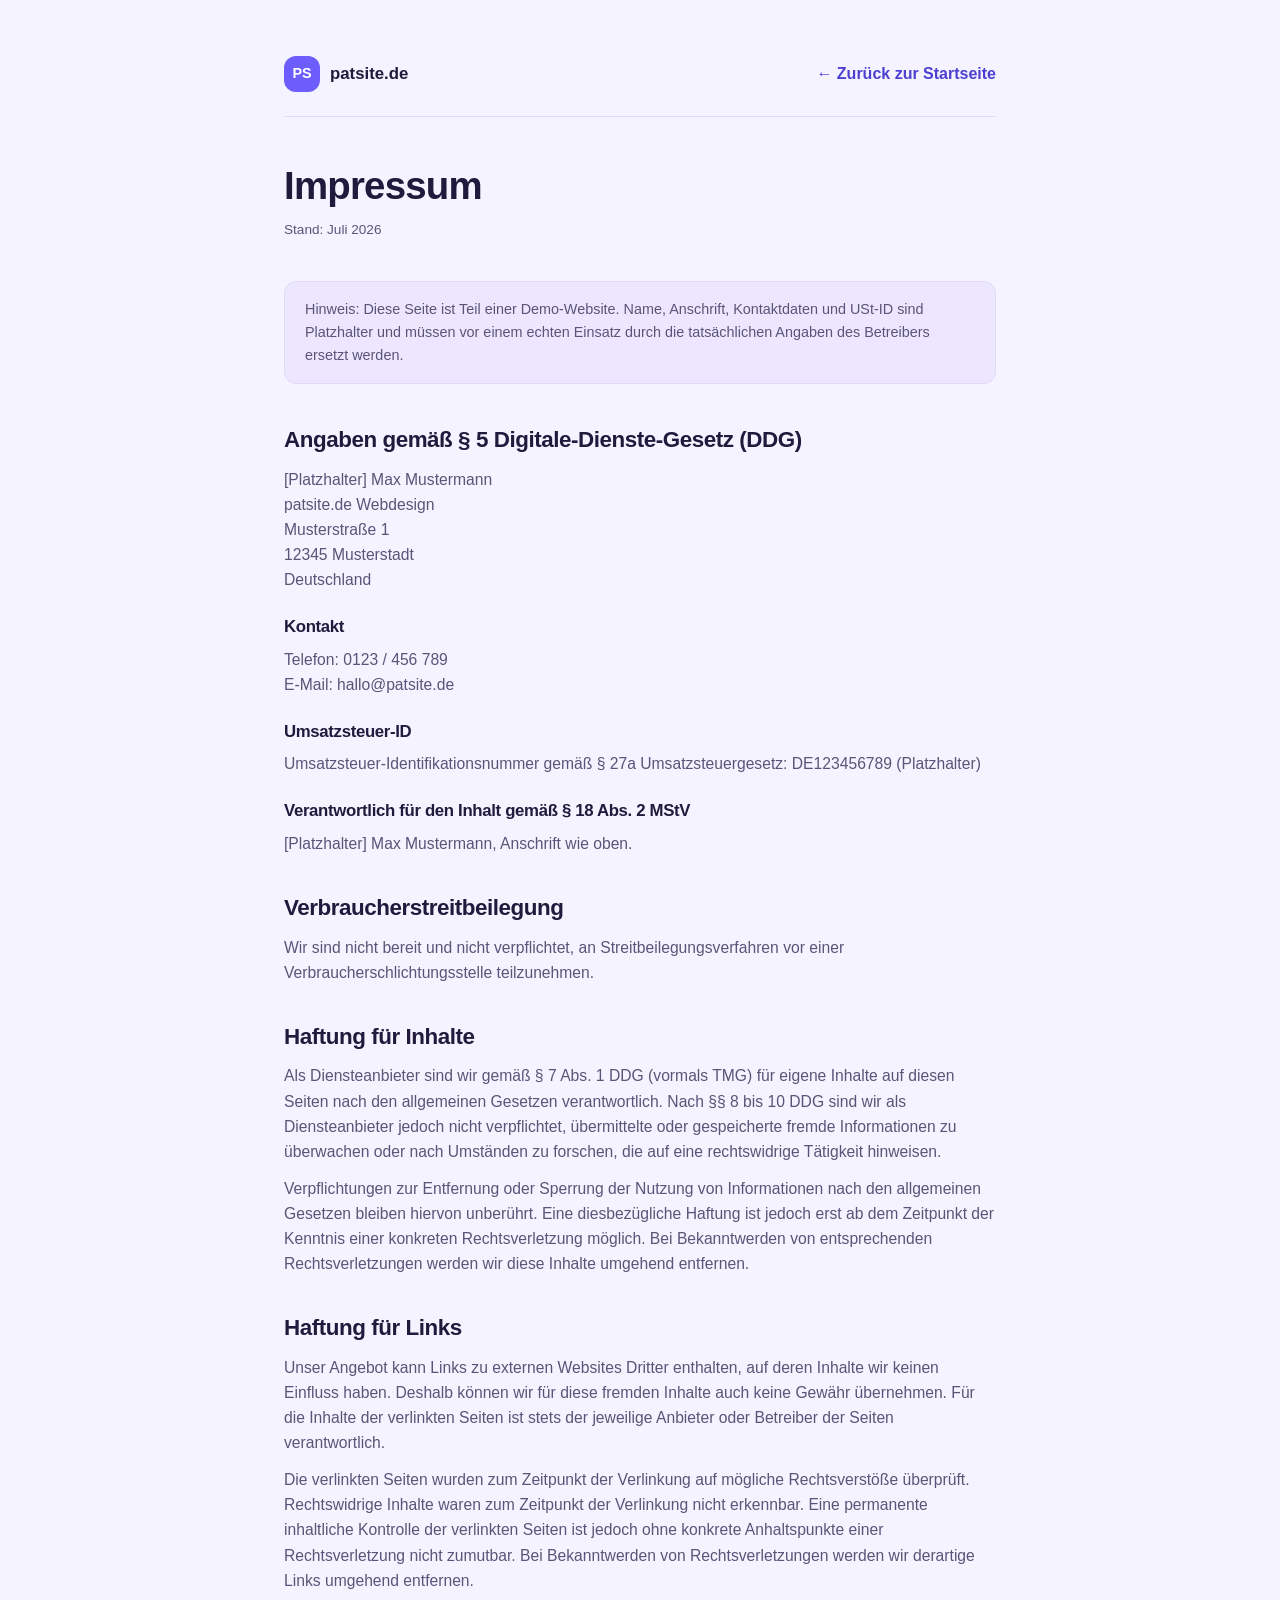
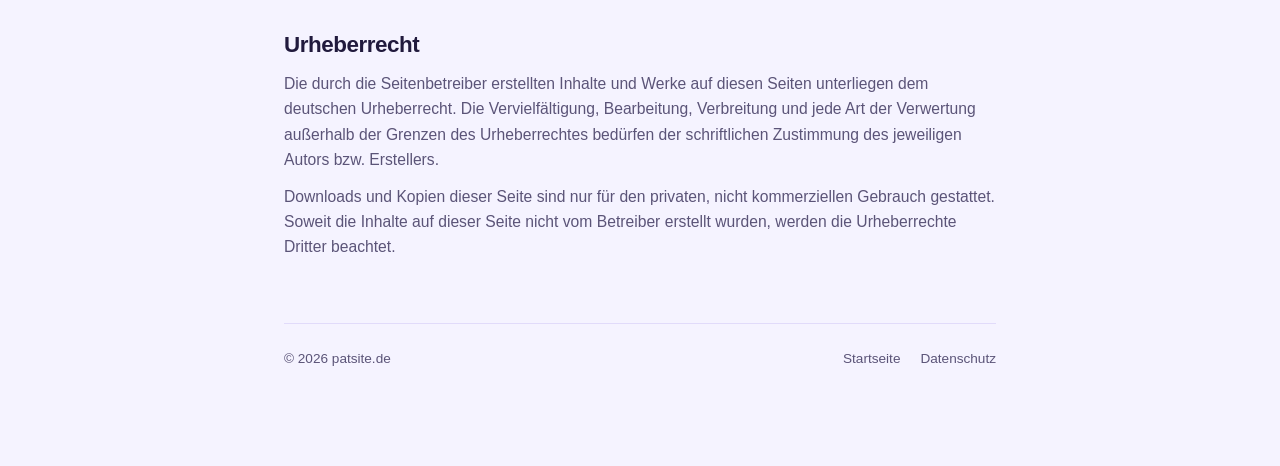
<file: impressum.html>
<!DOCTYPE html>
<html lang="de">
<head>
<meta charset="UTF-8">
<meta name="viewport" content="width=device-width, initial-scale=1.0">
<title>Impressum &ndash; patsite.de</title>
<meta name="description" content="Impressum von patsite.de gemäß § 5 Digitale-Dienste-Gesetz (DDG).">
<meta name="robots" content="noindex">
<link rel="icon" href="data:image/svg+xml,<svg xmlns=%22http://www.w3.org/2000/svg%22 viewBox=%220 0 100 100%22><text y=%22.9em%22 font-size=%2290%22>🎨</text></svg>">
<link rel="stylesheet" href="style.css">
</head>
<body>

<main class="legal-page">

  <div class="legal-header">
    <a class="logo" href="index.html">
      <span class="logo-mark">PS</span>
      <span class="logo-text">patsite.de</span>
    </a>
    <a class="legal-back" href="index.html">&larr; Zurück zur Startseite</a>
  </div>

  <div class="legal-title">
    <h1>Impressum</h1>
    <p class="legal-meta">Stand: Juli 2026</p>
  </div>

  <div class="legal-note">
    Hinweis: Diese Seite ist Teil einer Demo-Website. Name, Anschrift, Kontaktdaten und USt-ID sind Platzhalter und müssen vor einem echten Einsatz durch die tatsächlichen Angaben des Betreibers ersetzt werden.
  </div>

  <div class="legal-content">

    <h2>Angaben gemäß § 5 Digitale-Dienste-Gesetz (DDG)</h2>
    <p>
      [Platzhalter] Max Mustermann<br>
      patsite.de Webdesign<br>
      Musterstraße 1<br>
      12345 Musterstadt<br>
      Deutschland
    </p>

    <h3>Kontakt</h3>
    <p>
      Telefon: 0123 / 456 789<br>
      E-Mail: hallo@patsite.de
    </p>

    <h3>Umsatzsteuer-ID</h3>
    <p>Umsatzsteuer-Identifikationsnummer gemäß § 27a Umsatzsteuergesetz: DE123456789 (Platzhalter)</p>

    <h3>Verantwortlich für den Inhalt gemäß § 18 Abs. 2 MStV</h3>
    <p>[Platzhalter] Max Mustermann, Anschrift wie oben.</p>

    <h2>Verbraucherstreitbeilegung</h2>
    <p>Wir sind nicht bereit und nicht verpflichtet, an Streitbeilegungsverfahren vor einer Verbraucherschlichtungsstelle teilzunehmen.</p>

    <h2>Haftung für Inhalte</h2>
    <p>Als Diensteanbieter sind wir gemäß § 7 Abs. 1 DDG (vormals TMG) für eigene Inhalte auf diesen Seiten nach den allgemeinen Gesetzen verantwortlich. Nach §§ 8 bis 10 DDG sind wir als Diensteanbieter jedoch nicht verpflichtet, übermittelte oder gespeicherte fremde Informationen zu überwachen oder nach Umständen zu forschen, die auf eine rechtswidrige Tätigkeit hinweisen.</p>
    <p>Verpflichtungen zur Entfernung oder Sperrung der Nutzung von Informationen nach den allgemeinen Gesetzen bleiben hiervon unberührt. Eine diesbezügliche Haftung ist jedoch erst ab dem Zeitpunkt der Kenntnis einer konkreten Rechtsverletzung möglich. Bei Bekanntwerden von entsprechenden Rechtsverletzungen werden wir diese Inhalte umgehend entfernen.</p>

    <h2>Haftung für Links</h2>
    <p>Unser Angebot kann Links zu externen Websites Dritter enthalten, auf deren Inhalte wir keinen Einfluss haben. Deshalb können wir für diese fremden Inhalte auch keine Gewähr übernehmen. Für die Inhalte der verlinkten Seiten ist stets der jeweilige Anbieter oder Betreiber der Seiten verantwortlich.</p>
    <p>Die verlinkten Seiten wurden zum Zeitpunkt der Verlinkung auf mögliche Rechtsverstöße überprüft. Rechtswidrige Inhalte waren zum Zeitpunkt der Verlinkung nicht erkennbar. Eine permanente inhaltliche Kontrolle der verlinkten Seiten ist jedoch ohne konkrete Anhaltspunkte einer Rechtsverletzung nicht zumutbar. Bei Bekanntwerden von Rechtsverletzungen werden wir derartige Links umgehend entfernen.</p>

    <h2>Urheberrecht</h2>
    <p>Die durch die Seitenbetreiber erstellten Inhalte und Werke auf diesen Seiten unterliegen dem deutschen Urheberrecht. Die Vervielfältigung, Bearbeitung, Verbreitung und jede Art der Verwertung außerhalb der Grenzen des Urheberrechtes bedürfen der schriftlichen Zustimmung des jeweiligen Autors bzw. Erstellers.</p>
    <p>Downloads und Kopien dieser Seite sind nur für den privaten, nicht kommerziellen Gebrauch gestattet. Soweit die Inhalte auf dieser Seite nicht vom Betreiber erstellt wurden, werden die Urheberrechte Dritter beachtet.</p>

  </div>

  <div class="legal-footer">
    <p>© <span id="year"></span> patsite.de</p>
    <nav class="footer-nav">
      <a href="index.html">Startseite</a>
      <a href="datenschutz.html">Datenschutz</a>
    </nav>
  </div>

</main>

<script>document.getElementById('year').textContent = new Date().getFullYear();</script>
</body>
</html>
</file>
<file: style.css>
/* ===== Design Tokens (Theme: Aurora / default) ===== */
:root {
  --color-bg: #F5F3FF;
  --color-bg-alt: #ECE7FE;
  --color-surface: #FFFFFF;
  --color-text: #211A3D;
  --color-text-soft: #5B5478;
  --color-primary: #6D5DFC;
  --color-primary-dark: #4C3FD1;
  --color-primary-light: #E4E0FF;
  --color-accent: #17B99E;
  --color-accent-light: #D7F7F0;
  --color-border: #E1DBFA;
  --shadow-sm: 0 2px 10px rgba(76, 63, 209, 0.12);
  --shadow-md: 0 14px 34px rgba(76, 63, 209, 0.18);
  --hard-shadow: 10px 10px 0 var(--color-accent-light);
  --radius-sm: 12px;
  --radius-md: 22px;
  --font-heading: 'Segoe UI', -apple-system, BlinkMacSystemFont, Roboto, Helvetica, Arial, sans-serif;
  --font-body: -apple-system, BlinkMacSystemFont, 'Segoe UI', Roboto, Helvetica, Arial, sans-serif;
  --font-weight-heading: 800;
  --letter-spacing-heading: -0.02em;
  --heading-transform: none;
  --btn-transform: none;
  --btn-letter-spacing: 0;
  --border-w: 3px;
  --sticker-rotate: -6deg;
}

/* ===== Theme: Midnight ===== */
:root[data-theme="midnight"] {
  --color-bg: #14111F;
  --color-bg-alt: #1D1930;
  --color-surface: #221D38;
  --color-text: #F1EEFF;
  --color-text-soft: #B4ACD6;
  --color-primary: #FFB454;
  --color-primary-dark: #E89A2B;
  --color-primary-light: #4A3B1E;
  --color-accent: #8A7CFF;
  --color-accent-light: #2C2650;
  --color-border: #332C55;
  --shadow-sm: 0 2px 10px rgba(0, 0, 0, 0.4);
  --shadow-md: 0 16px 40px rgba(0, 0, 0, 0.55);
  --hard-shadow: 10px 10px 0 rgba(138, 124, 255, 0.35);
  --radius-sm: 8px;
  --radius-md: 14px;
  --font-heading: Georgia, 'Times New Roman', serif;
  --font-weight-heading: 700;
  --letter-spacing-heading: 0em;
  --border-w: 2px;
  --sticker-rotate: -3deg;
}

/* ===== Theme: Sunset ===== */
:root[data-theme="sunset"] {
  --color-bg: #FFF4EC;
  --color-bg-alt: #FFE7D6;
  --color-surface: #FFFFFF;
  --color-text: #401A12;
  --color-text-soft: #8A5C4C;
  --color-primary: #FF6B4A;
  --color-primary-dark: #E14E2C;
  --color-primary-light: #FFD9C7;
  --color-accent: #FFC94A;
  --color-accent-light: #FFF0C7;
  --color-border: #FFDCC7;
  --shadow-sm: 0 4px 14px rgba(225, 78, 44, 0.15);
  --shadow-md: 0 16px 36px rgba(225, 78, 44, 0.22);
  --hard-shadow: 10px 10px 0 var(--color-accent);
  --radius-sm: 16px;
  --radius-md: 30px;
  --font-heading: 'Trebuchet MS', 'Segoe UI', sans-serif;
  --font-weight-heading: 800;
  --letter-spacing-heading: -0.01em;
  --border-w: 4px;
  --sticker-rotate: -9deg;
}

/* ===== Theme: Mono ===== */
:root[data-theme="mono"] {
  --color-bg: #F7F7F8;
  --color-bg-alt: #EFEFF2;
  --color-surface: #FFFFFF;
  --color-text: #17171B;
  --color-text-soft: #63636B;
  --color-primary: #2453FF;
  --color-primary-dark: #173BBF;
  --color-primary-light: #DDE6FF;
  --color-accent: #17171B;
  --color-accent-light: #E4E4E8;
  --color-border: #E1E1E6;
  --shadow-sm: 0 1px 3px rgba(0, 0, 0, 0.08);
  --shadow-md: 0 10px 24px rgba(0, 0, 0, 0.10);
  --hard-shadow: 0 10px 24px rgba(0, 0, 0, 0.10);
  --radius-sm: 4px;
  --radius-md: 6px;
  --font-heading: 'Arial Narrow', Arial, Helvetica, sans-serif;
  --font-weight-heading: 700;
  --letter-spacing-heading: 0.01em;
  --heading-transform: uppercase;
  --btn-transform: uppercase;
  --btn-letter-spacing: 0.06em;
  --border-w: 1px;
  --sticker-rotate: 0deg;
}
:root[data-theme="mono"] .eyebrow { letter-spacing: 0.22em; }

/* ===== Theme: Forest ===== */
:root[data-theme="forest"] {
  --color-bg: #F3F6EF;
  --color-bg-alt: #E7EEDE;
  --color-surface: #FFFFFF;
  --color-text: #1F2E1A;
  --color-text-soft: #5C6E52;
  --color-primary: #3F7D45;
  --color-primary-dark: #2B5A30;
  --color-primary-light: #DCEBD8;
  --color-accent: #C9A15A;
  --color-accent-light: #F3E7CE;
  --color-border: #DCE6D2;
  --shadow-sm: 0 2px 10px rgba(43, 90, 48, 0.12);
  --shadow-md: 0 14px 32px rgba(43, 90, 48, 0.18);
  --hard-shadow: 10px 10px 0 var(--color-accent-light);
  --radius-sm: 14px;
  --radius-md: 26px;
  --font-heading: 'Bookman Old Style', 'Palatino Linotype', Georgia, serif;
  --font-weight-heading: 700;
  --letter-spacing-heading: 0em;
  --border-w: 3px;
  --sticker-rotate: -4deg;
}

/* ===== Theme: Neon ===== */
:root[data-theme="neon"] {
  --color-bg: #0A0A14;
  --color-bg-alt: #12121F;
  --color-surface: #15152A;
  --color-text: #EDEBFF;
  --color-text-soft: #9490C4;
  --color-primary: #00E5FF;
  --color-primary-dark: #00B4CC;
  --color-primary-light: #143038;
  --color-accent: #FF2ECC;
  --color-accent-light: #3A1030;
  --color-border: #23233C;
  --shadow-sm: 0 0 12px rgba(0, 229, 255, 0.25);
  --shadow-md: 0 0 30px rgba(255, 46, 204, 0.3);
  --hard-shadow: 0 0 26px rgba(255, 46, 204, 0.45);
  --radius-sm: 2px;
  --radius-md: 2px;
  --font-heading: 'Consolas', 'Courier New', monospace;
  --font-weight-heading: 700;
  --letter-spacing-heading: 0.04em;
  --heading-transform: uppercase;
  --btn-transform: uppercase;
  --btn-letter-spacing: 0.08em;
  --border-w: 1px;
  --sticker-rotate: 0deg;
}

/* ===== Theme: Poster ===== */
/* Print-poster / neobrutalist look: paper background, solid ink borders,
   hard offset shadows instead of blur, all-caps display type. Deliberately
   breaks the "soft card" language the other six themes share. */
:root[data-theme="poster"] {
  --color-bg: #FBF1DC;
  --color-bg-alt: #F4E4BE;
  --color-surface: #FFFCF5;
  --color-text: #201A16;
  --color-text-soft: #5E5045;
  --color-primary: #E3452C;
  --color-primary-dark: #B92F1B;
  --color-primary-light: #FBD7C9;
  --color-accent: #F2B705;
  --color-accent-light: #FCE9AE;
  --color-border: #201A16;
  --shadow-sm: 3px 3px 0 var(--color-text);
  --shadow-md: 6px 6px 0 var(--color-text);
  --hard-shadow: 10px 10px 0 var(--color-accent);
  --radius-sm: 0px;
  --radius-md: 0px;
  --font-heading: 'Arial Black', 'Segoe UI Black', Impact, 'Helvetica Neue', sans-serif;
  --font-weight-heading: 900;
  --letter-spacing-heading: -0.01em;
  --heading-transform: uppercase;
  --btn-transform: uppercase;
  --btn-letter-spacing: 0.05em;
  --border-w: 4px;
  --sticker-rotate: -8deg;
}
:root[data-theme="poster"] body {
  background-color: var(--color-bg);
  background-image: radial-gradient(color-mix(in srgb, var(--color-text) 10%, transparent) 1.5px, transparent 1.5px);
  background-size: 16px 16px;
}
:root[data-theme="poster"] .btn-primary:hover,
:root[data-theme="poster"] .control-btn:hover { transform: translate(-3px, -3px); }

/* ===== Reset ===== */
* { box-sizing: border-box; margin: 0; padding: 0; }
html { scroll-behavior: smooth; }
body {
  font-family: var(--font-body);
  color: var(--color-text);
  background: var(--color-bg);
  line-height: 1.6;
  -webkit-font-smoothing: antialiased;
}
img { max-width: 100%; display: block; }
a { color: inherit; text-decoration: none; }
ul { list-style: none; }
button { font: inherit; cursor: pointer; border: none; background: none; }
em { font-style: italic; color: var(--color-primary); }

h1, h2, h3 {
  font-family: var(--font-heading);
  font-weight: var(--font-weight-heading);
  line-height: 1.1;
  letter-spacing: var(--letter-spacing-heading);
  text-transform: var(--heading-transform);
}
h2 { font-size: clamp(2rem, 3.4vw, 2.9rem); margin-bottom: 32px; max-width: 16ch; }
h3 { font-size: 1.25rem; margin-bottom: 8px; }

.eyebrow {
  display: flex;
  align-items: center;
  gap: 10px;
  color: var(--color-primary-dark);
  font-weight: 700;
  letter-spacing: 0.12em;
  text-transform: uppercase;
  font-size: 0.78rem;
  margin-bottom: 18px;
}
.eyebrow-mark {
  width: 22px;
  height: 2px;
  background: var(--color-accent);
  display: inline-block;
}

.section-intro {
  color: var(--color-text-soft);
  max-width: 56ch;
  font-size: 1.05rem;
  margin-bottom: 48px;
}

/* ===== Smooth theme transitions ===== */
body, .site-header, .mobile-nav, .btn, .contact-form, .portfolio-card, .swatch-card,
.service-row, .quote, .price-row, .pill-list li, .form-row input, .form-row textarea,
.sticker-card, .designs-control, .control-btn, .preview-frame {
  transition: background-color 0.45s ease, color 0.45s ease, border-color 0.45s ease,
    box-shadow 0.45s ease, outline-color 0.45s ease;
}
/* Note: border-width and transform are intentionally NOT transitioned here.
   Chromium/WebKit fail to animate properties whose value only changes via an
   inherited custom property (var()) update rather than a direct rule change,
   so they'd silently freeze at the old value instead of switching at all. */

/* ===== Buttons ===== */
.btn {
  display: inline-flex;
  align-items: center;
  justify-content: center;
  padding: 14px 26px;
  border-radius: var(--radius-sm);
  font-weight: 600;
  font-size: 0.95rem;
  text-transform: var(--btn-transform);
  letter-spacing: var(--btn-letter-spacing);
  transition: transform 0.15s ease, box-shadow 0.15s ease, background 0.15s ease;
}
.btn-primary {
  background: var(--color-primary);
  color: #fff;
  box-shadow: var(--shadow-sm);
}
.btn-primary:hover { background: var(--color-primary-dark); transform: translateY(-2px); box-shadow: var(--shadow-md); }
.btn-text {
  color: var(--color-primary-dark);
  font-weight: 700;
  padding: 14px 4px;
}
.btn-text:hover { color: var(--color-primary); }
.btn-block { width: 100%; }

/* ===== Header ===== */
.site-header {
  position: sticky;
  top: 0;
  z-index: 200;
  background: color-mix(in srgb, var(--color-bg) 92%, transparent);
  backdrop-filter: blur(10px);
  border-bottom: 1px solid var(--color-border);
}
.header-inner {
  display: flex;
  align-items: center;
  justify-content: space-between;
  gap: 24px;
  padding: 16px 64px;
}
.logo { display: flex; align-items: center; gap: 10px; }
.logo-mark {
  width: 36px; height: 36px;
  display: flex; align-items: center; justify-content: center;
  background: var(--color-primary);
  color: #fff;
  font-family: var(--font-heading);
  font-weight: 700;
  border-radius: var(--radius-sm);
  font-size: 0.9rem;
}
.logo-text { font-family: var(--font-heading); font-size: 1.05rem; font-weight: 700; }

.logo-lg .logo-mark { width: 52px; height: 52px; font-size: 1.2rem; }
.logo-lg .logo-text { font-size: clamp(1.4rem, 2vw, 1.8rem); letter-spacing: -0.01em; }
.logo-lg .logo-text em { font-style: normal; color: var(--color-primary); }

.main-nav { display: flex; align-items: center; gap: 28px; }
.main-nav a {
  font-weight: 600;
  color: var(--color-text-soft);
  font-size: 0.95rem;
  padding: 4px 0;
  transition: color 0.15s ease;
}
.main-nav a:hover, .main-nav a.active { color: var(--color-primary-dark); }

.header-actions { display: flex; align-items: center; gap: 18px; }
.btn-sm { padding: 10px 20px; font-size: 0.88rem; }

.menu-toggle {
  display: none;
  flex-direction: column;
  gap: 5px;
  width: 32px; height: 32px;
  align-items: center;
  justify-content: center;
}
.menu-toggle span { display: block; width: 22px; height: 2px; background: var(--color-text); border-radius: 2px; transition: transform 0.2s ease, opacity 0.2s ease; }
.menu-toggle.open span:nth-child(1) { transform: translateY(3.5px) rotate(45deg); }
.menu-toggle.open span:nth-child(2) { transform: translateY(-3.5px) rotate(-45deg); }

.overlay {
  display: none;
  position: fixed;
  inset: 0;
  background: rgba(10, 8, 20, 0.45);
  z-index: 150;
}
.overlay.open { display: block; }

.mobile-nav {
  display: none;
  flex-direction: column;
  gap: 4px;
  padding: 8px 24px 28px;
}
.mobile-nav a:not(.btn) {
  padding: 12px 0;
  font-weight: 600;
  color: var(--color-text-soft);
  border-bottom: 1px solid var(--color-border);
}
.mobile-nav a:not(.btn).active { color: var(--color-primary-dark); }
.mobile-nav .btn { margin-top: 16px; }
.mobile-nav.open { display: flex; }

.mobile-meta { margin-top: 18px; }
.mobile-meta li { font-size: 0.82rem; color: var(--color-text-soft); margin-top: 8px; }

/* ===== Content ===== */
.content {
  padding: 0 64px;
}
.section { padding: 88px 0; border-top: 1px solid var(--color-border); }
.section-alt { background: var(--color-bg-alt); margin: 0 -64px; padding: 88px 64px; border-top: 1px solid var(--color-border); }

/* ===== Hero ===== */
.hero { position: relative; padding: 64px 0 60px; }
.hero h1 { font-size: clamp(2.6rem, 6vw, 4.6rem); margin-bottom: 24px; }
.hero-sub { color: var(--color-text-soft); font-size: 1.15rem; max-width: 46ch; margin-bottom: 36px; }
.hero-actions { display: flex; align-items: center; gap: 12px; flex-wrap: wrap; margin-bottom: 56px; }

.hero-sticker {
  position: absolute;
  top: 48px;
  right: 0;
}
.sticker-card {
  width: 180px;
  height: 180px;
  display: flex;
  align-items: center;
  justify-content: center;
  font-size: 4.2rem;
  background: var(--color-primary-light);
  border: var(--border-w) solid var(--color-text);
  border-radius: var(--radius-md);
  transform: rotate(var(--sticker-rotate));
  box-shadow: var(--hard-shadow);
}

.hero-stats {
  display: flex;
  gap: 48px;
  border-top: 1px solid var(--color-border);
  padding-top: 28px;
}
.hero-stats strong {
  display: block;
  font-family: var(--font-heading);
  font-size: 1.6rem;
  color: var(--color-primary-dark);
}
.hero-stats span { font-size: 0.85rem; color: var(--color-text-soft); }

/* ===== Marquee ===== */
.marquee {
  overflow: hidden;
  background: var(--color-primary);
  padding: 16px 0;
  margin: 0 -64px;
  transition: background-color 0.45s ease;
}
.marquee-track {
  display: flex;
  white-space: nowrap;
  width: max-content;
  animation: scroll-left 26s linear infinite;
  color: #fff;
  font-weight: 700;
  font-size: 0.95rem;
  letter-spacing: 0.02em;
}
/* Spacing lives on each item (not as a track-level gap) so the duplicated
   half is byte-for-byte identical in width to the first half. A gap on the
   flex container gets counted an odd number of times across 24 items,
   which put the -50% loop point a few pixels off and caused a visible
   stutter instead of a seamless scroll. */
.marquee-track span { margin-right: 14px; }
@keyframes scroll-left {
  from { transform: translateX(0); }
  to { transform: translateX(-50%); }
}

/* ===== Design cycler ===== */
.designs-control {
  display: flex;
  align-items: center;
  gap: 18px;
  background: var(--color-surface);
  border: 1px solid var(--color-border);
  border-radius: var(--radius-md);
  padding: 14px 20px;
  margin-bottom: 28px;
  box-shadow: var(--shadow-sm);
  max-width: 480px;
}
.control-btn {
  width: 40px; height: 40px;
  flex-shrink: 0;
  display: flex; align-items: center; justify-content: center;
  background: var(--color-bg-alt);
  border-radius: var(--radius-sm);
  font-size: 1.1rem;
  color: var(--color-text);
}
.control-btn:hover { background: var(--color-primary-light); color: var(--color-primary-dark); }
.control-play { margin-left: auto; }
.control-label { flex: 1; min-width: 0; }
.control-name { display: block; font-family: var(--font-heading); font-weight: 700; font-size: 1.05rem; }
.control-desc { display: block; font-size: 0.82rem; color: var(--color-text-soft); }

.swatch-grid {
  display: grid;
  grid-template-columns: repeat(auto-fit, minmax(150px, 1fr));
  gap: 16px;
}
.swatch-card {
  display: flex;
  flex-direction: column;
  align-items: flex-start;
  gap: 8px;
  padding: 18px;
  background: var(--color-surface);
  border: 2px solid var(--color-border);
  border-radius: var(--radius-sm);
  text-align: left;
}
.swatch-card:hover { border-color: var(--color-primary); }
.swatch-card.active {
  border-color: var(--color-primary);
  background: var(--color-primary-light);
  box-shadow: var(--shadow-sm);
}
.swatch-dots { display: flex; gap: 6px; }
.swatch-dots .dot {
  width: 16px; height: 16px;
  border-radius: 50%;
  border: 1px solid rgba(0,0,0,0.15);
}
.swatch-name { font-weight: 700; font-size: 0.98rem; }
.swatch-desc { font-size: 0.8rem; color: var(--color-text-soft); }

/* ===== Services / Process list ===== */
.service-list { margin-top: 8px; }
.service-row {
  display: flex;
  align-items: center;
  gap: 28px;
  padding: 28px 0;
  border-top: 1px solid var(--color-border);
  transition: padding-left 0.2s ease;
}
.service-row:last-child { border-bottom: 1px solid var(--color-border); }
.service-row:hover { padding-left: 12px; }
.service-index {
  font-family: var(--font-heading);
  font-size: 1rem;
  color: var(--color-accent);
  font-weight: 700;
  width: 32px;
  flex-shrink: 0;
}
.service-body { flex: 1; }
.service-body p { color: var(--color-text-soft); font-size: 0.95rem; max-width: 52ch; }
.service-icon { font-size: 2.2rem; flex-shrink: 0; }

/* ===== Referenzen / Portfolio ===== */
.portfolio-grid {
  display: grid;
  grid-template-columns: repeat(3, minmax(0, 1fr));
  gap: 28px;
  max-width: 1160px;
  margin: 8px auto 0;
}
.portfolio-card {
  background: var(--color-surface);
  border: 1px solid var(--color-border);
  border-radius: var(--radius-md);
  overflow: hidden;
  box-shadow: var(--shadow-sm);
}
.preview-frame {
  position: relative;
  aspect-ratio: 4 / 3;
  overflow: hidden;
  background: var(--color-bg-alt);
  container-type: inline-size;
}
.preview-frame iframe {
  position: absolute;
  top: 0; left: 0;
  width: 1120px;
  height: 840px;
  /* Iframe always renders at desktop width (1120px) so the embedded site
     shows its full desktop layout, not its mobile breakpoint; the visual
     scale then tracks the actual (fluid) container width via a container
     query unit instead of a fixed factor, so it fills the box at any size. */
  transform: scale(calc(100cqw / 1120px));
  transform-origin: 0 0;
  border: 0;
  pointer-events: none;
}
.portfolio-meta {
  display: flex;
  align-items: flex-start;
  justify-content: space-between;
  gap: 16px;
  padding: 22px 24px;
}
.portfolio-meta h3 { font-size: 1.1rem; margin-bottom: 6px; }
.portfolio-meta p { font-size: 0.9rem; color: var(--color-text-soft); }
.portfolio-meta .btn-text { flex-shrink: 0; white-space: nowrap; }

/* ===== Preise ===== */
.price-columns { columns: 2; column-gap: 48px; margin-top: 8px; max-width: 760px; }
.price-row {
  display: flex;
  justify-content: space-between;
  gap: 12px;
  padding: 16px 0;
  border-top: 1px solid var(--color-border);
  break-inside: avoid;
}
.price-name { font-weight: 600; }
.price-value { color: var(--color-primary-dark); font-weight: 700; white-space: nowrap; }

/* ===== Quotes ===== */
.quote-stack { margin-top: 8px; }
.quote {
  padding: 32px 0;
  border-top: 1px solid var(--color-border);
  max-width: 62ch;
}
.quote:last-child { border-bottom: 1px solid var(--color-border); }
.quote p { font-family: var(--font-heading); font-style: italic; color: var(--color-text); }
.quote cite { display: block; margin-top: 14px; color: var(--color-primary-dark); font-weight: 700; font-style: normal; font-size: 0.85rem; }
.quote-lg p { font-size: 1.6rem; }
.quote p { font-size: 1.15rem; }

/* ===== Contact ===== */
.contact-section {
  display: grid;
  grid-template-columns: 1fr 1fr;
  gap: 56px;
  align-items: start;
}
.pill-list { display: flex; flex-wrap: wrap; gap: 10px; margin-top: 8px; }
.pill-list li {
  background: var(--color-surface);
  border: 1px solid var(--color-border);
  padding: 8px 16px;
  border-radius: 999px;
  font-size: 0.85rem;
  color: var(--color-text-soft);
}
.contact-form {
  background: var(--color-surface);
  border: var(--border-w) solid var(--color-text);
  border-radius: var(--radius-md);
  padding: 32px;
  box-shadow: var(--hard-shadow);
}
.form-row { margin-bottom: 16px; }
.form-row label { display: block; font-weight: 600; font-size: 0.9rem; margin-bottom: 6px; }
.form-row input, .form-row textarea {
  width: 100%;
  padding: 12px 14px;
  border: 1px solid var(--color-border);
  border-radius: var(--radius-sm);
  background: var(--color-bg);
  color: var(--color-text);
  font: inherit;
  resize: vertical;
}
.form-row input:focus, .form-row textarea:focus { outline: none; border-color: var(--color-primary); }
.form-note { margin-top: 14px; font-size: 0.9rem; color: var(--color-primary-dark); text-align: center; min-height: 1.2em; }

/* ===== Footer ===== */
.site-footer {
  display: flex;
  justify-content: space-between;
  flex-wrap: wrap;
  gap: 12px;
  padding: 32px 0 60px;
  font-size: 0.85rem;
  color: var(--color-text-soft);
}
.footer-nav { display: flex; gap: 20px; }
.footer-nav a:hover { color: var(--color-primary-dark); }

/* ===== Responsive ===== */
@media (max-width: 960px) {
  .main-nav { display: none; }
  .header-actions .btn-primary { display: none; }
  .menu-toggle { display: flex; }
  .header-inner { padding: 14px 20px; }
  .content { padding: 0 24px; }
  .section-alt { margin: 0 -24px; padding: 64px 24px; }
  .marquee { margin: 0 -24px; }
  .hero { padding-top: 32px; }
  .hero-sticker { position: static; margin-bottom: 32px; }
  .hero-stats { flex-wrap: wrap; gap: 28px; }
  .contact-section { grid-template-columns: 1fr; }
  .price-columns { columns: 1; }
  .designs-control { flex-wrap: wrap; max-width: 100%; }
}

@media (max-width: 780px) {
  .portfolio-grid { grid-template-columns: repeat(2, minmax(0, 1fr)); max-width: 640px; }
}

@media (max-width: 560px) {
  .section, .section-alt { padding: 56px 0; }
  .section-alt { padding: 56px 24px; }
  .service-row { flex-wrap: wrap; }
  .service-icon { order: -1; }
  .portfolio-meta { flex-direction: column; }
  .portfolio-grid { grid-template-columns: 1fr; max-width: 420px; }
}

/* ===== Legal pages (Impressum / Datenschutz) ===== */
.legal-page {
  max-width: 760px;
  margin: 0 auto;
  padding: 56px 24px 96px;
}
.legal-header {
  display: flex;
  align-items: center;
  justify-content: space-between;
  flex-wrap: wrap;
  gap: 16px;
  margin-bottom: 48px;
  padding-bottom: 24px;
  border-bottom: 1px solid var(--color-border);
}
.legal-back {
  font-weight: 700;
  color: var(--color-primary-dark);
}
.legal-back:hover { color: var(--color-primary); }
.legal-title { margin-bottom: 40px; }
.legal-title h1 { font-family: var(--font-heading); font-size: clamp(1.8rem, 4vw, 2.4rem); margin-bottom: 12px; }
.legal-meta { color: var(--color-text-soft); font-size: 0.85rem; }
.legal-note {
  background: var(--color-bg-alt);
  border: 1px solid var(--color-border);
  border-radius: var(--radius-sm);
  padding: 16px 20px;
  font-size: 0.9rem;
  color: var(--color-text-soft);
  margin-bottom: 44px;
}
.legal-content h2 {
  font-size: 1.4rem;
  max-width: none;
  margin-top: 40px;
  margin-bottom: 14px;
}
.legal-content h2:first-child { margin-top: 0; }
.legal-content h3 {
  font-size: 1.05rem;
  margin-top: 26px;
  margin-bottom: 10px;
}
.legal-content p, .legal-content li {
  color: var(--color-text-soft);
  font-size: 0.98rem;
  margin-bottom: 12px;
}
.legal-content ul { list-style: disc; padding-left: 22px; margin-bottom: 16px; }
.legal-content ul li { margin-bottom: 6px; }
.legal-content strong { color: var(--color-text); }
.legal-content code {
  background: var(--color-bg-alt);
  padding: 2px 6px;
  border-radius: 4px;
  font-size: 0.9em;
}
.legal-footer {
  margin-top: 64px;
  padding-top: 24px;
  border-top: 1px solid var(--color-border);
  display: flex;
  justify-content: space-between;
  flex-wrap: wrap;
  gap: 12px;
  font-size: 0.85rem;
  color: var(--color-text-soft);
}
</file>
